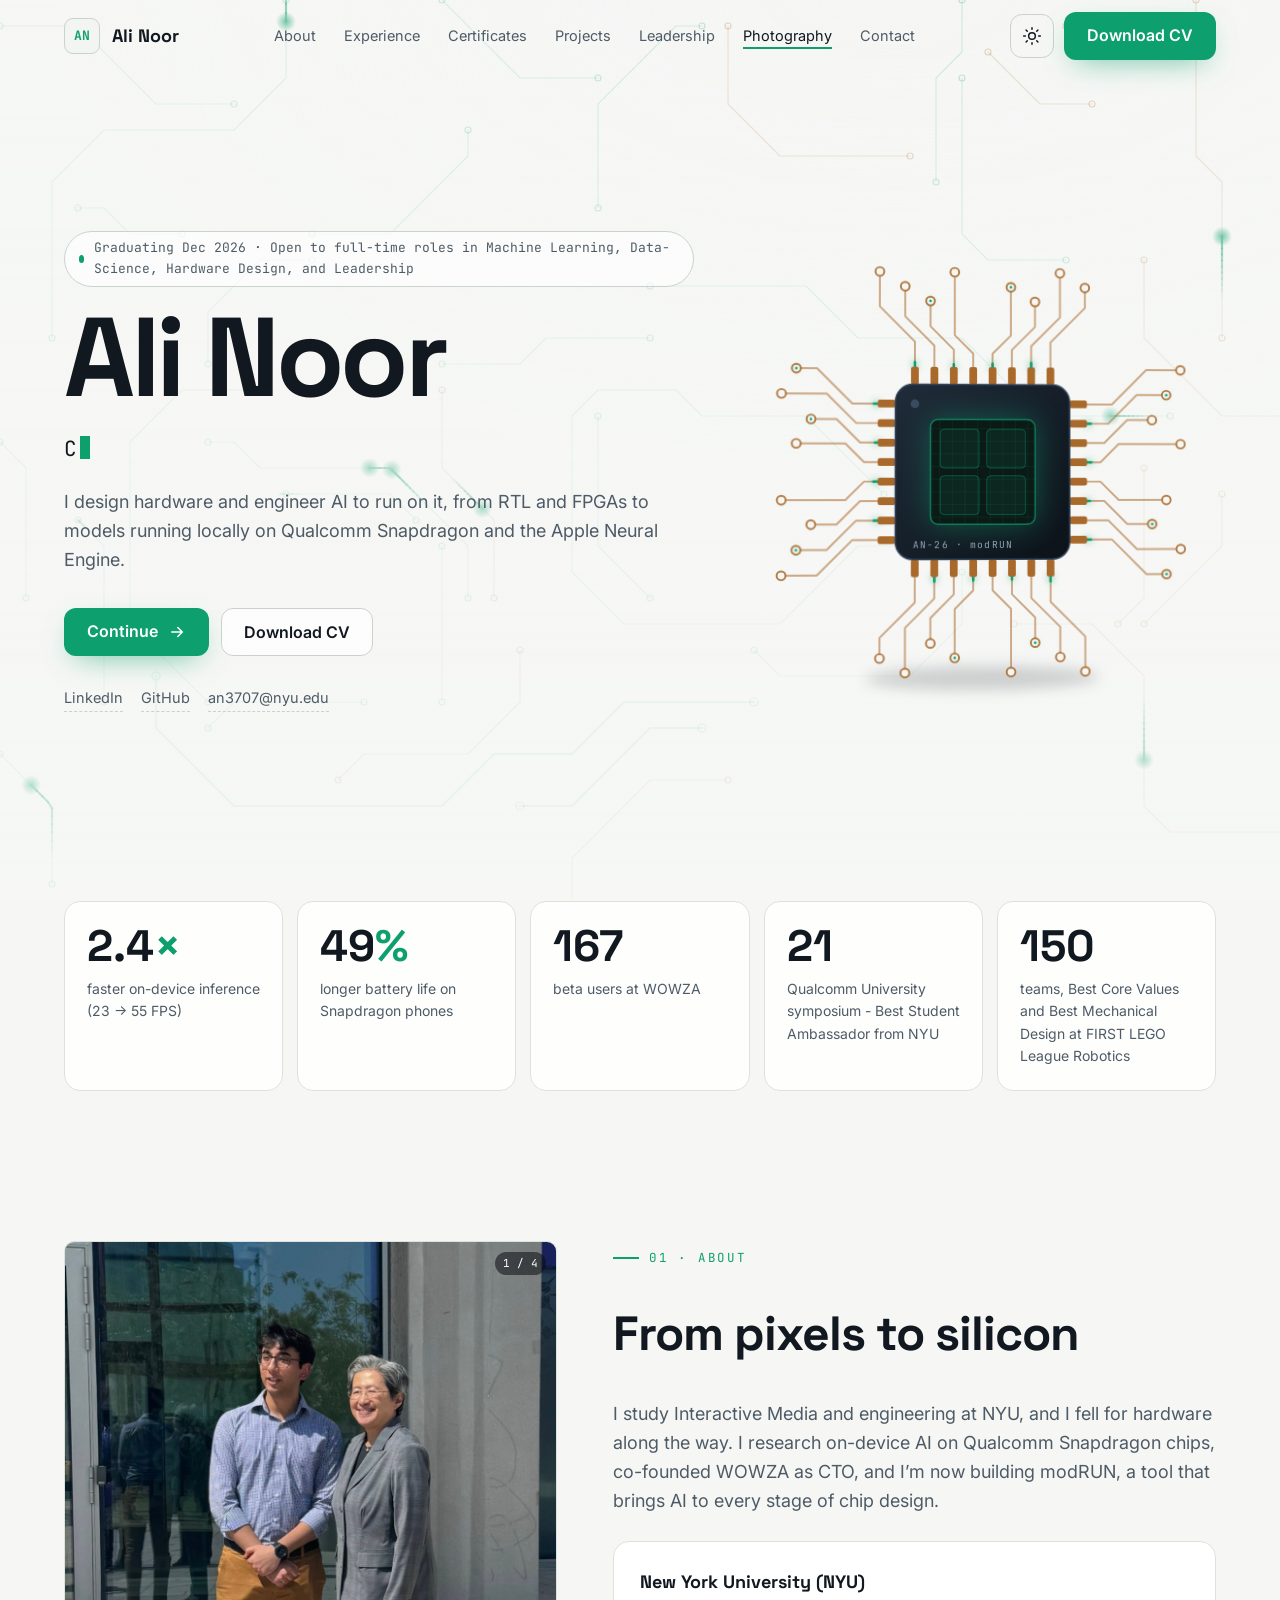
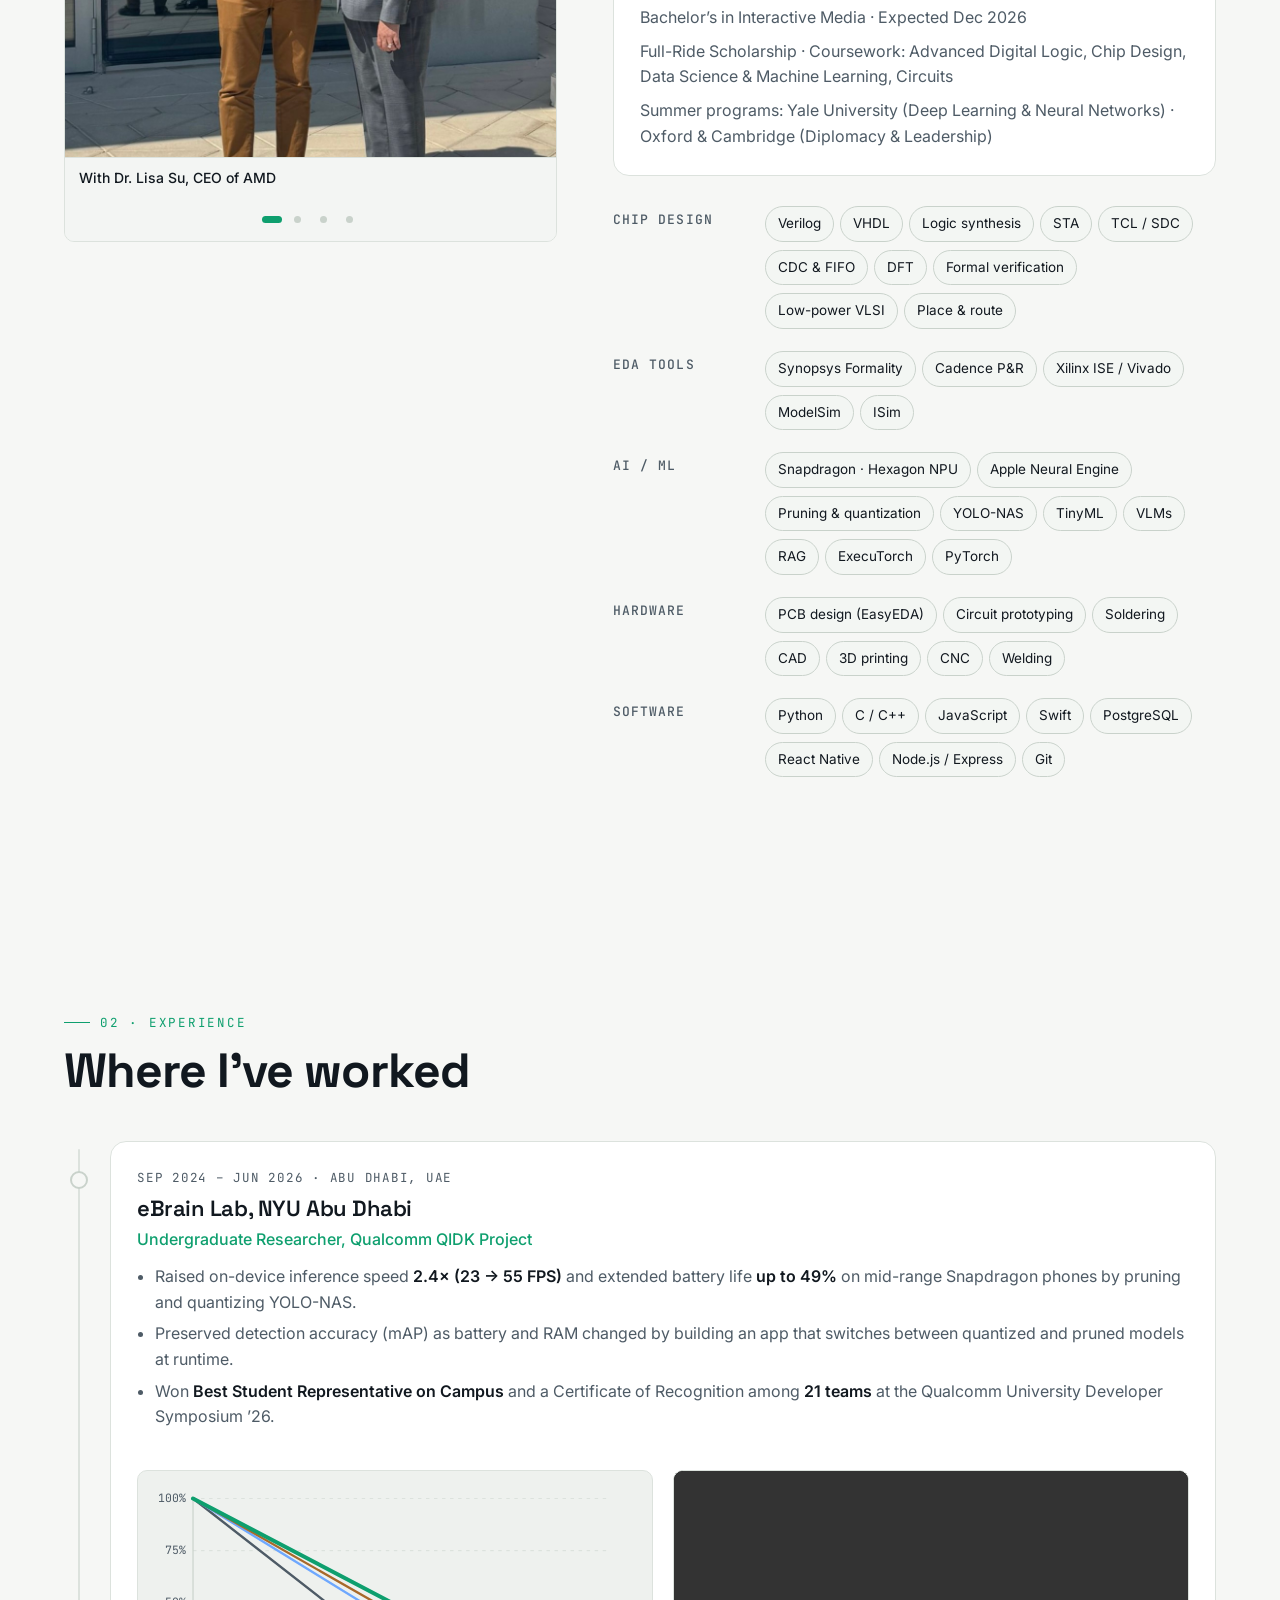
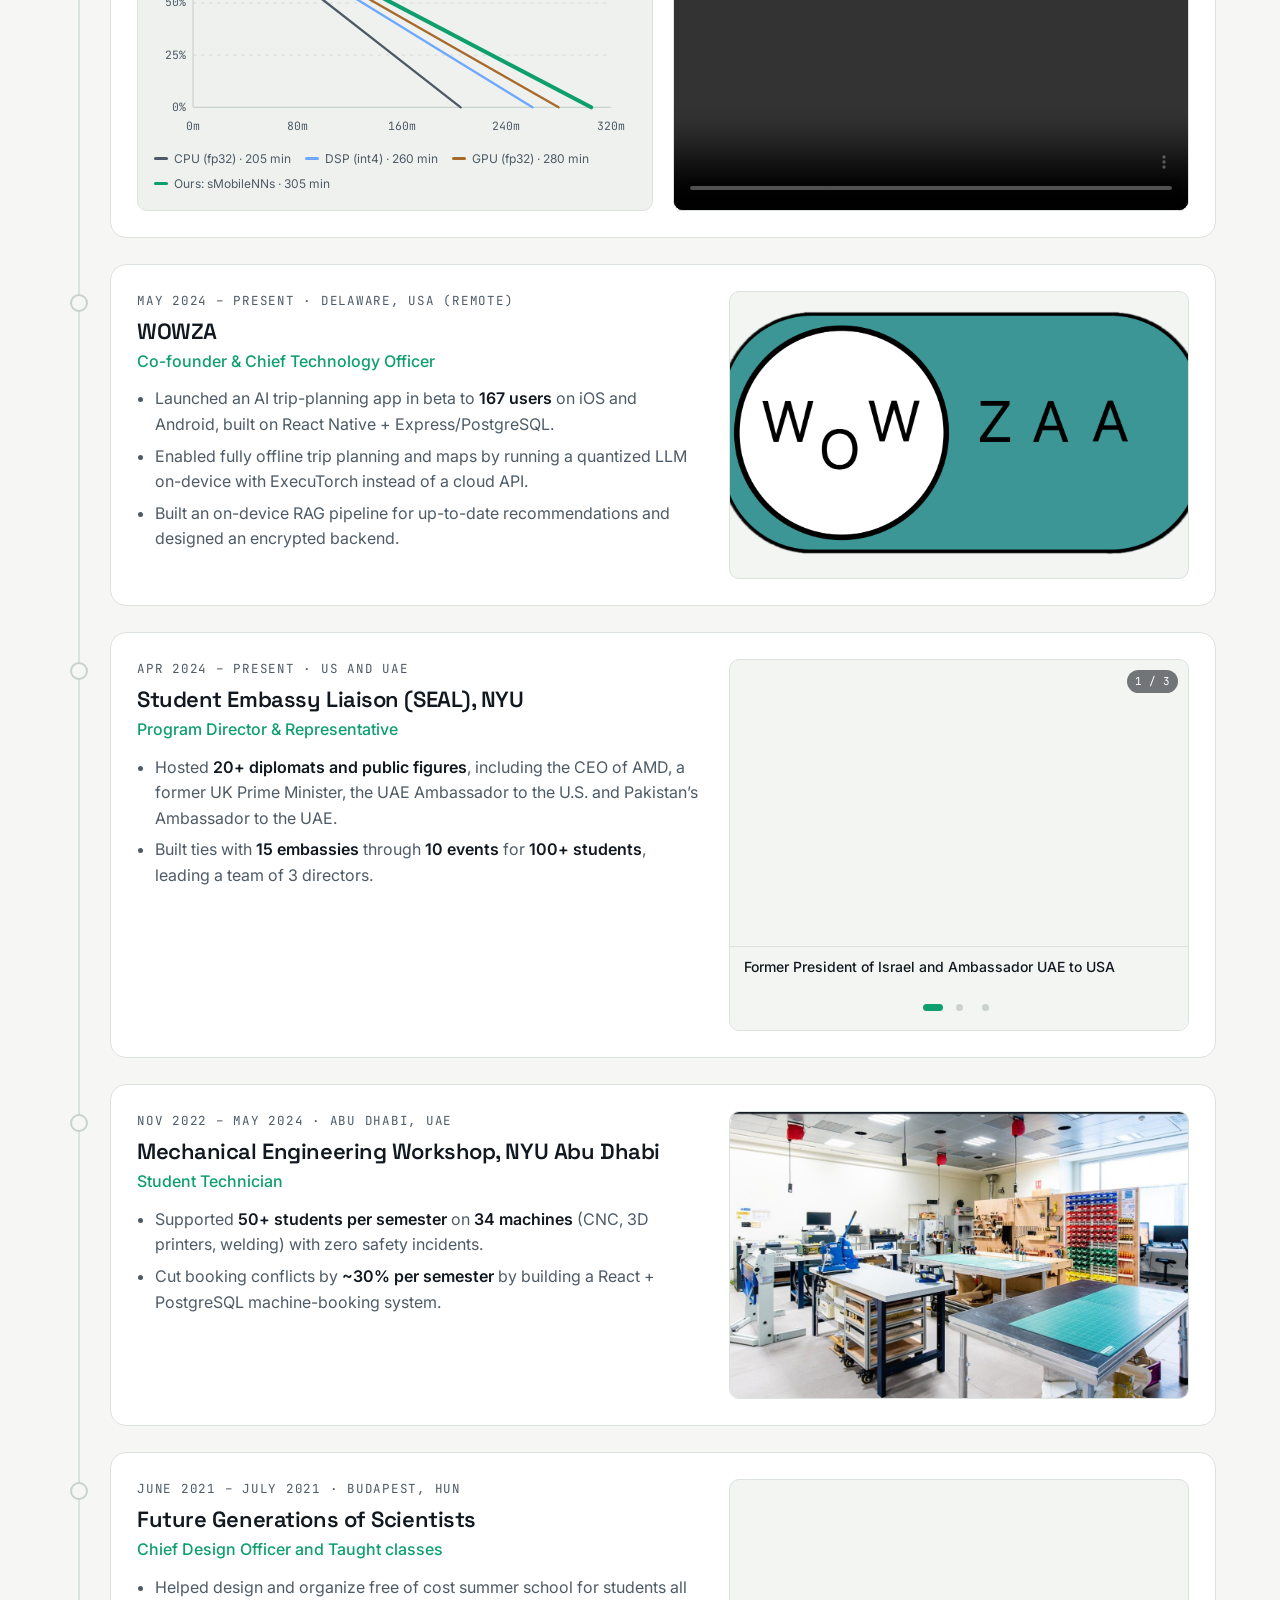
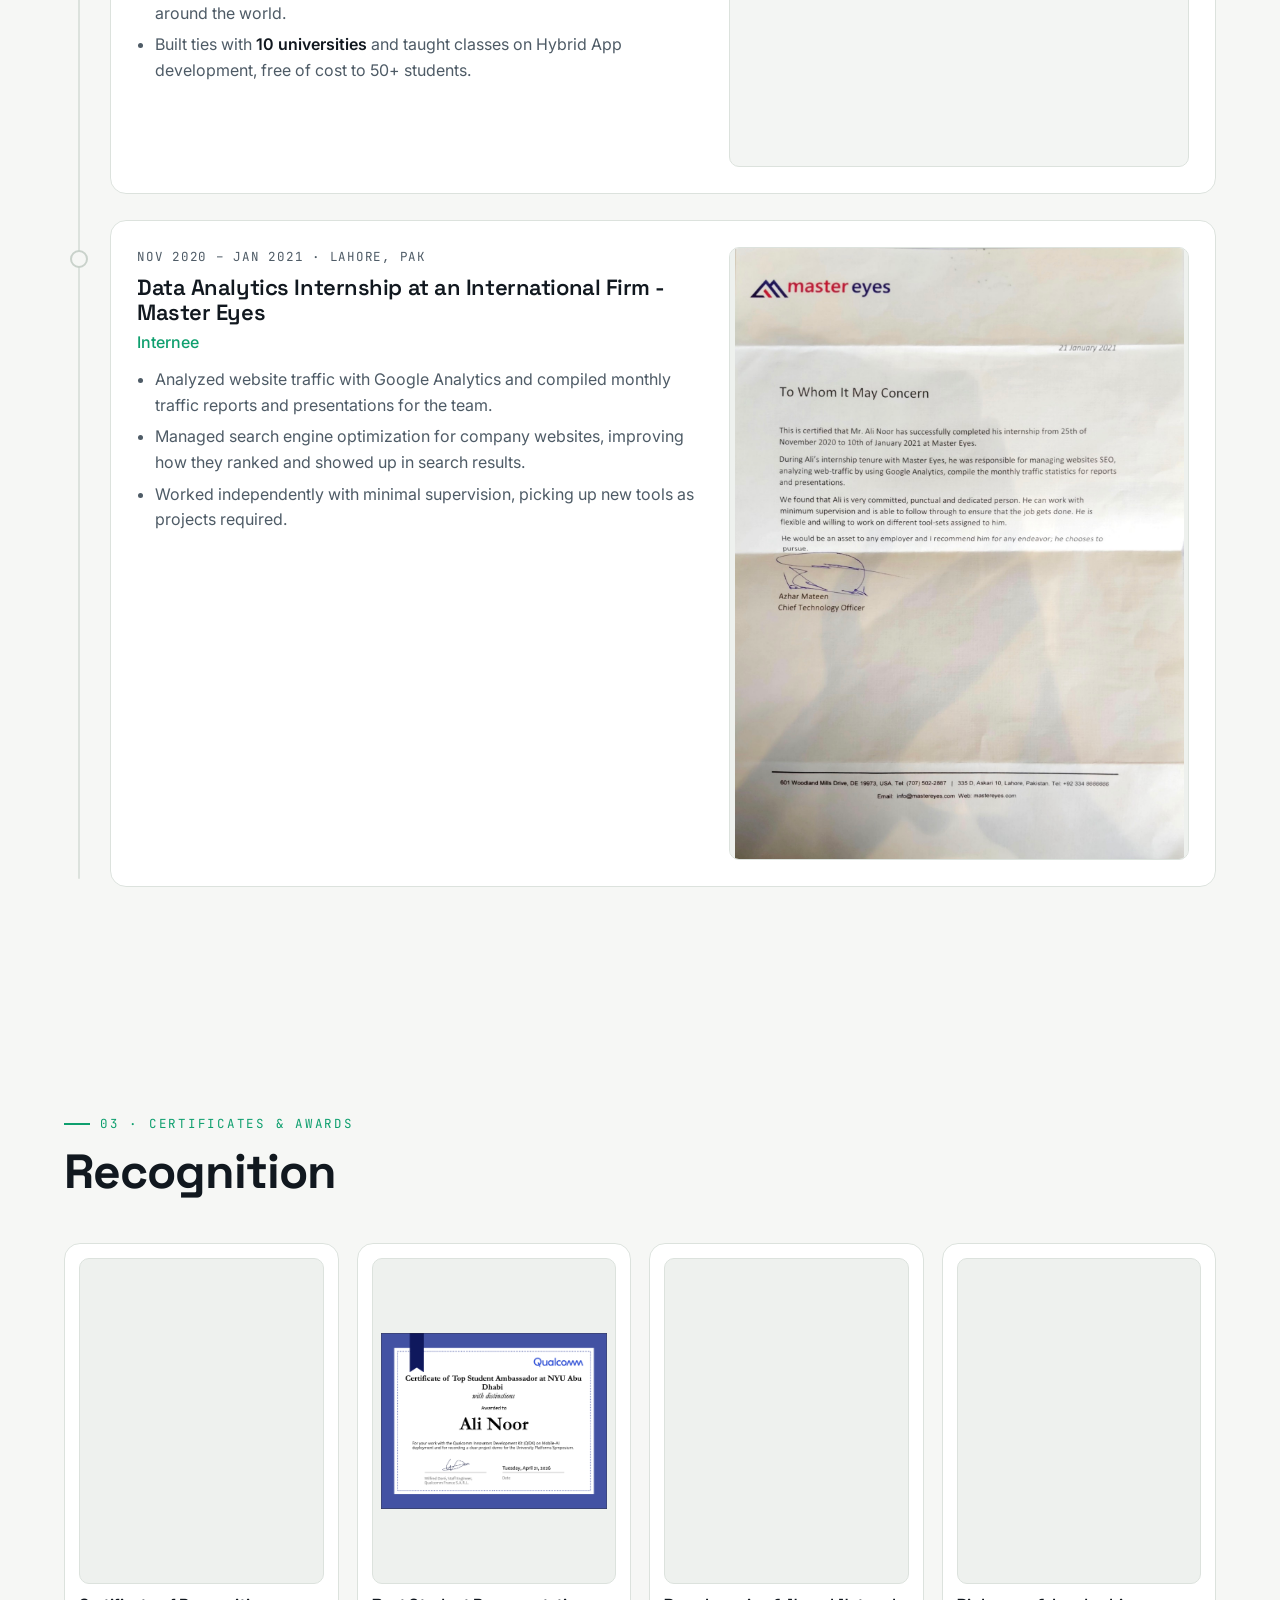
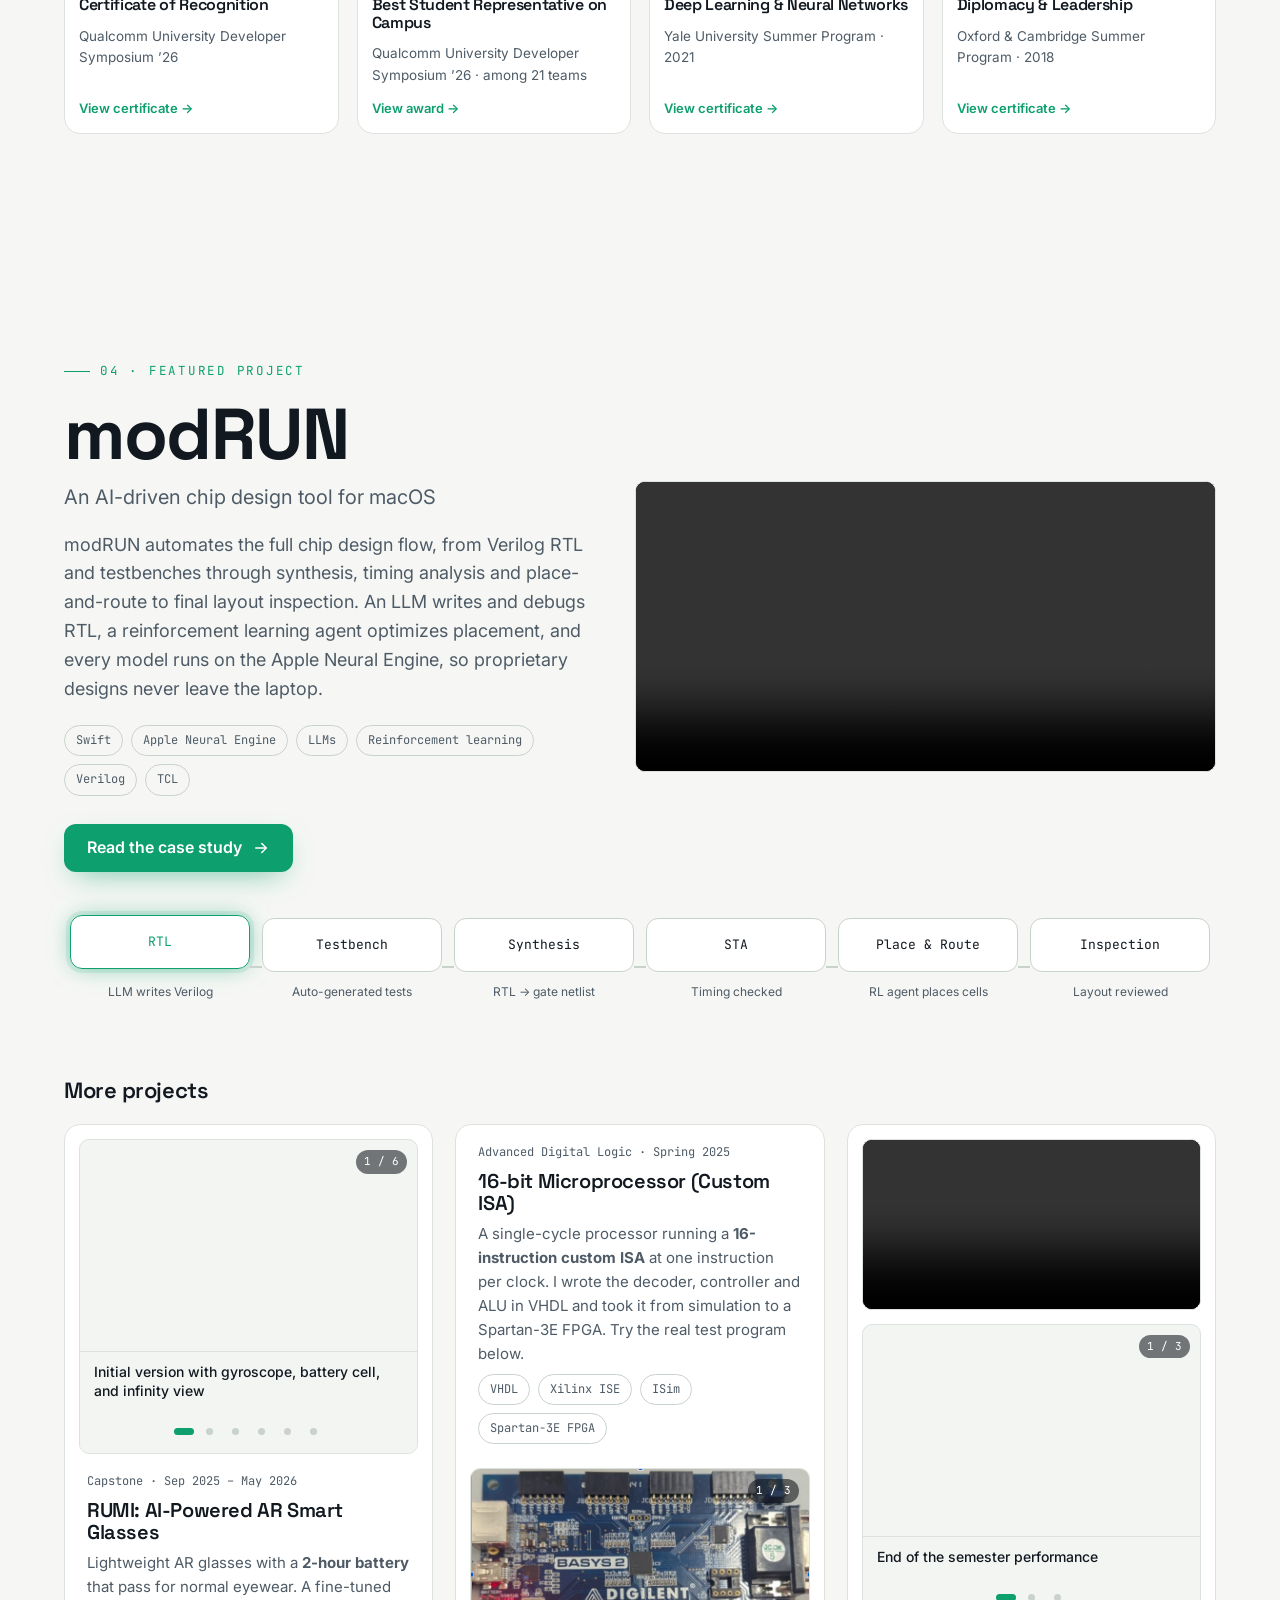
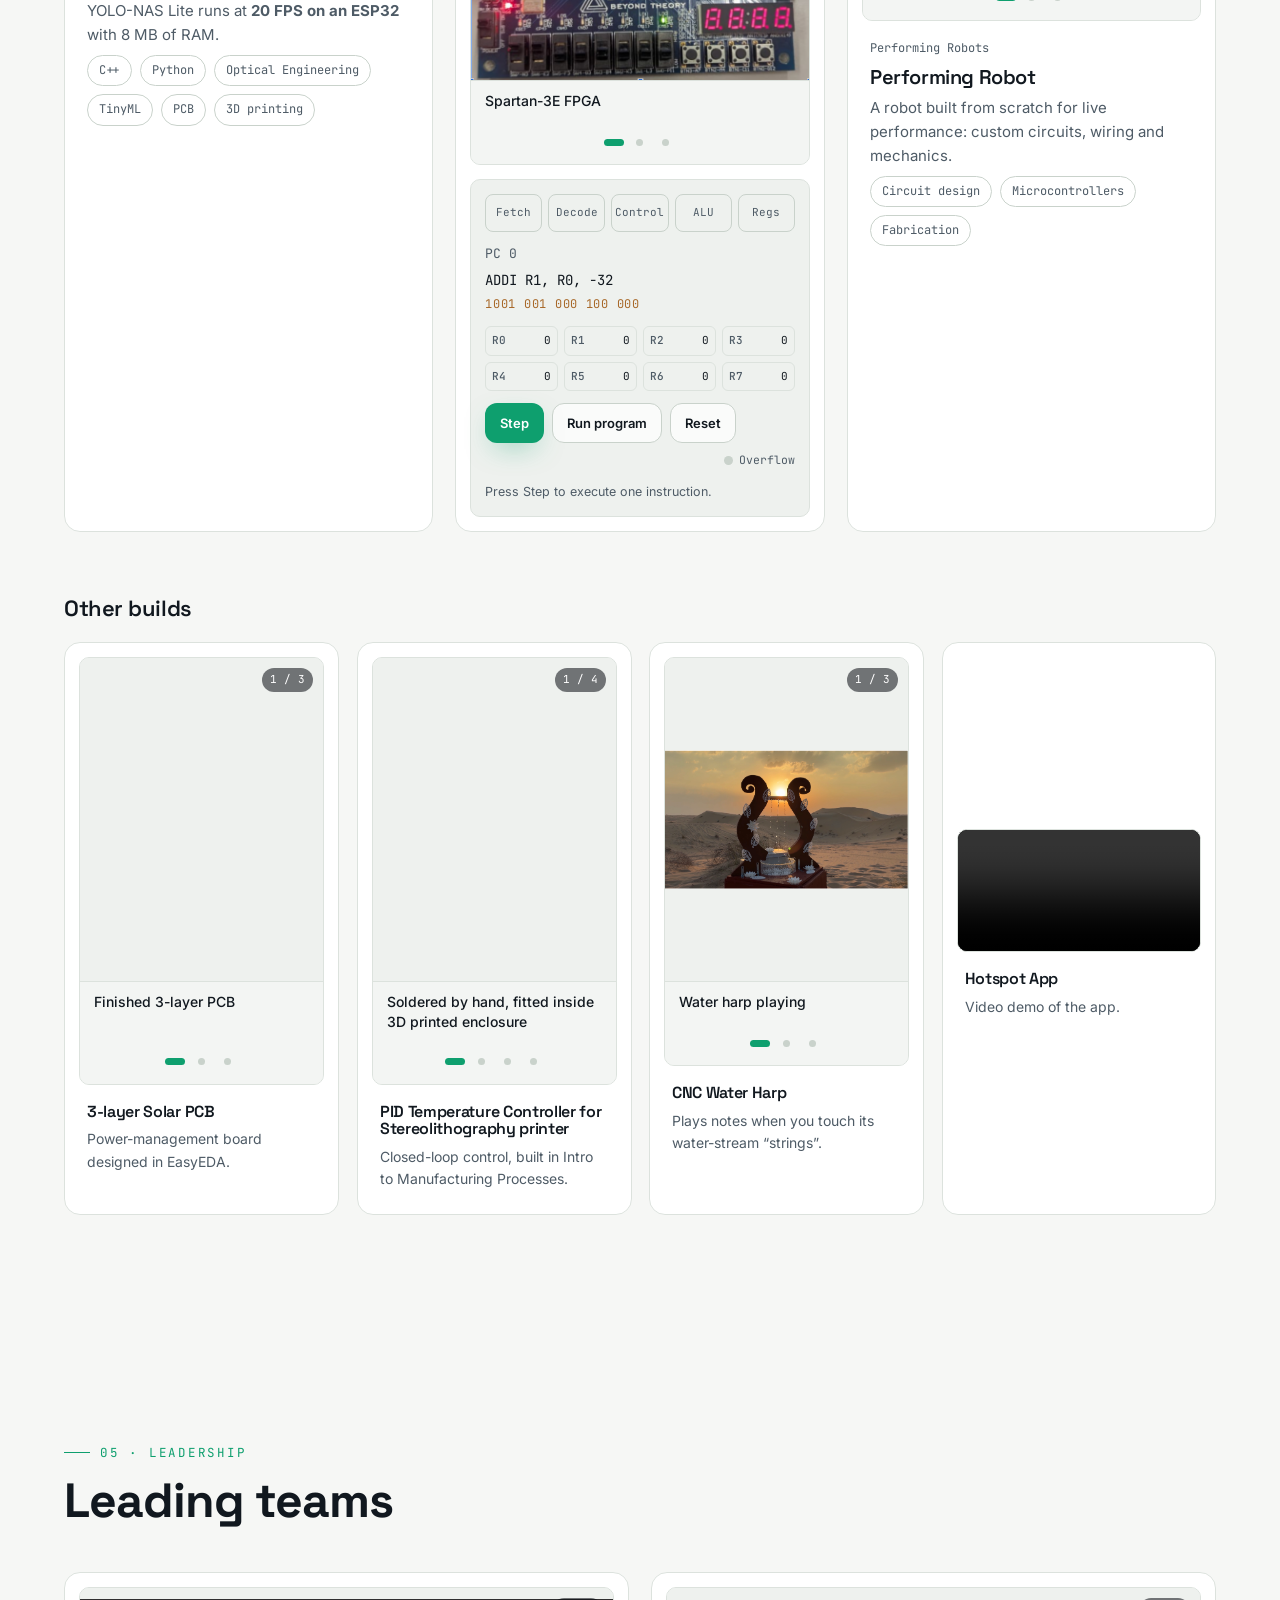
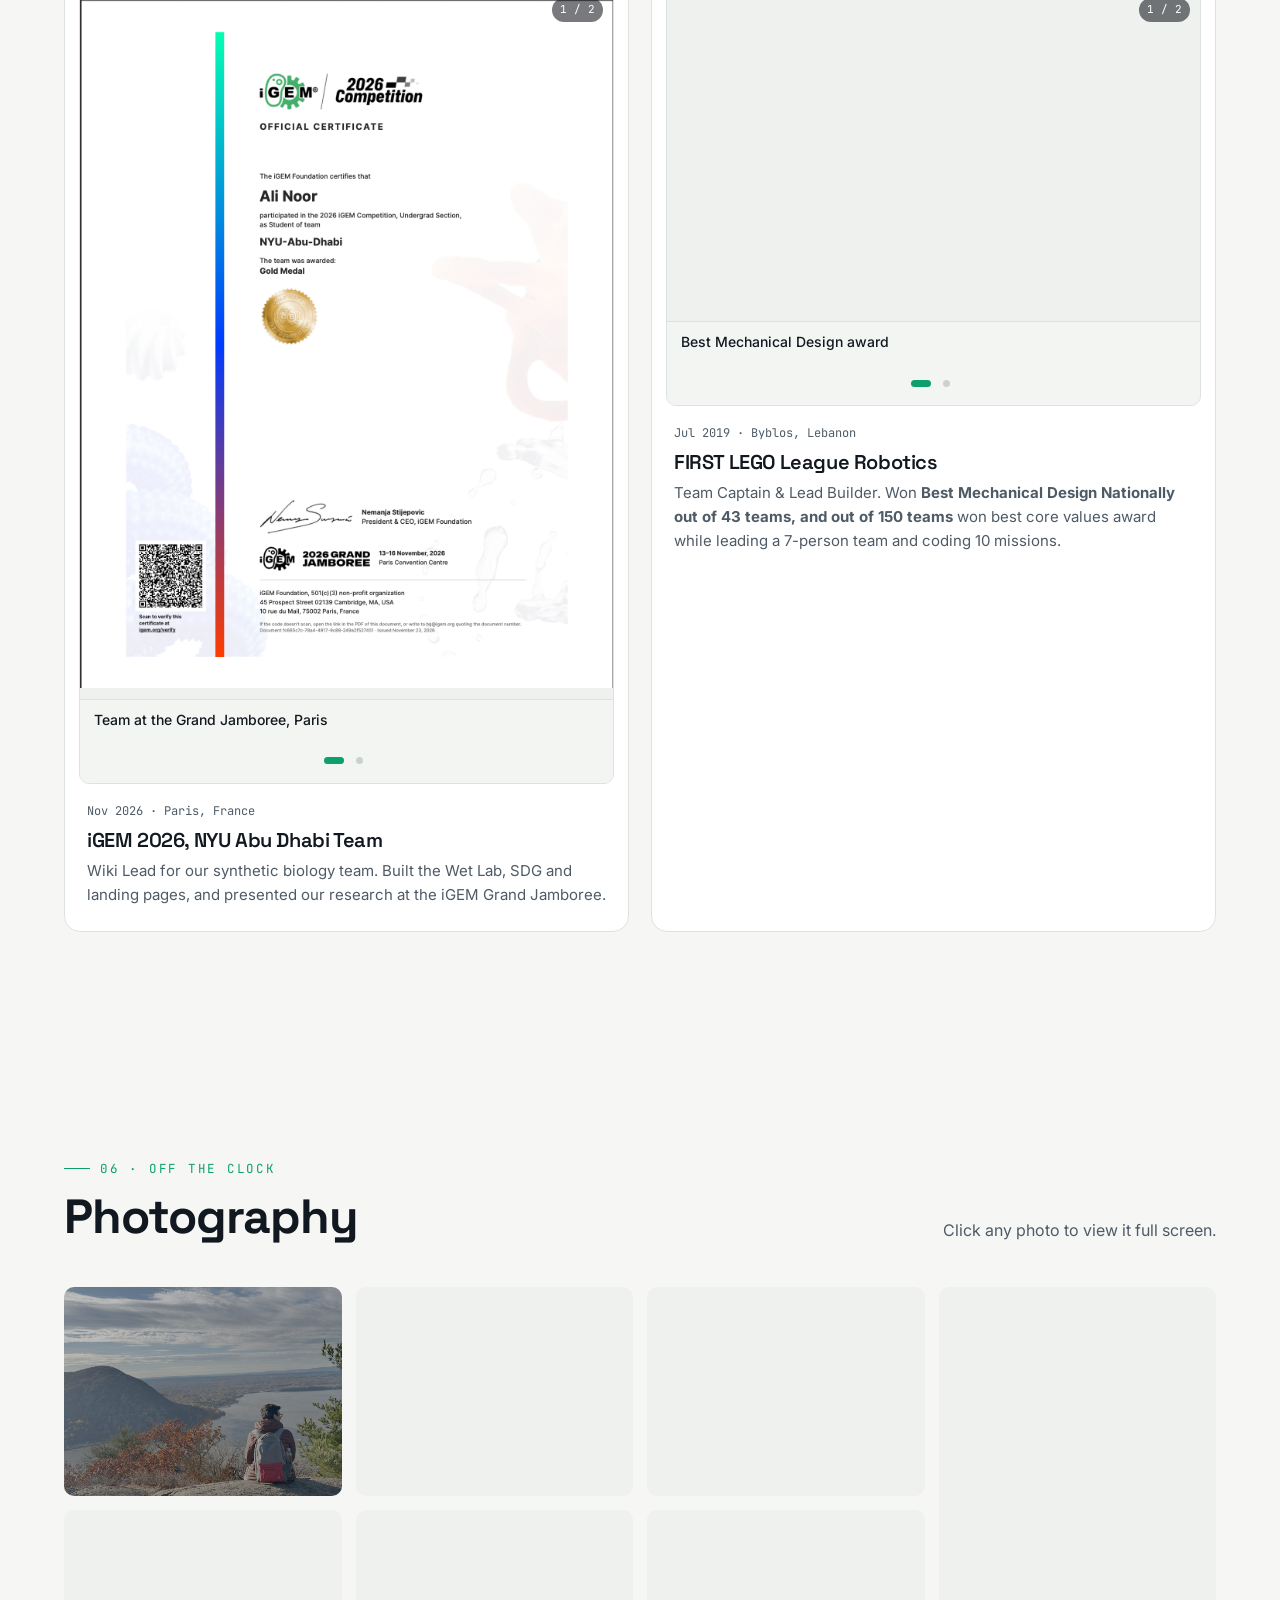
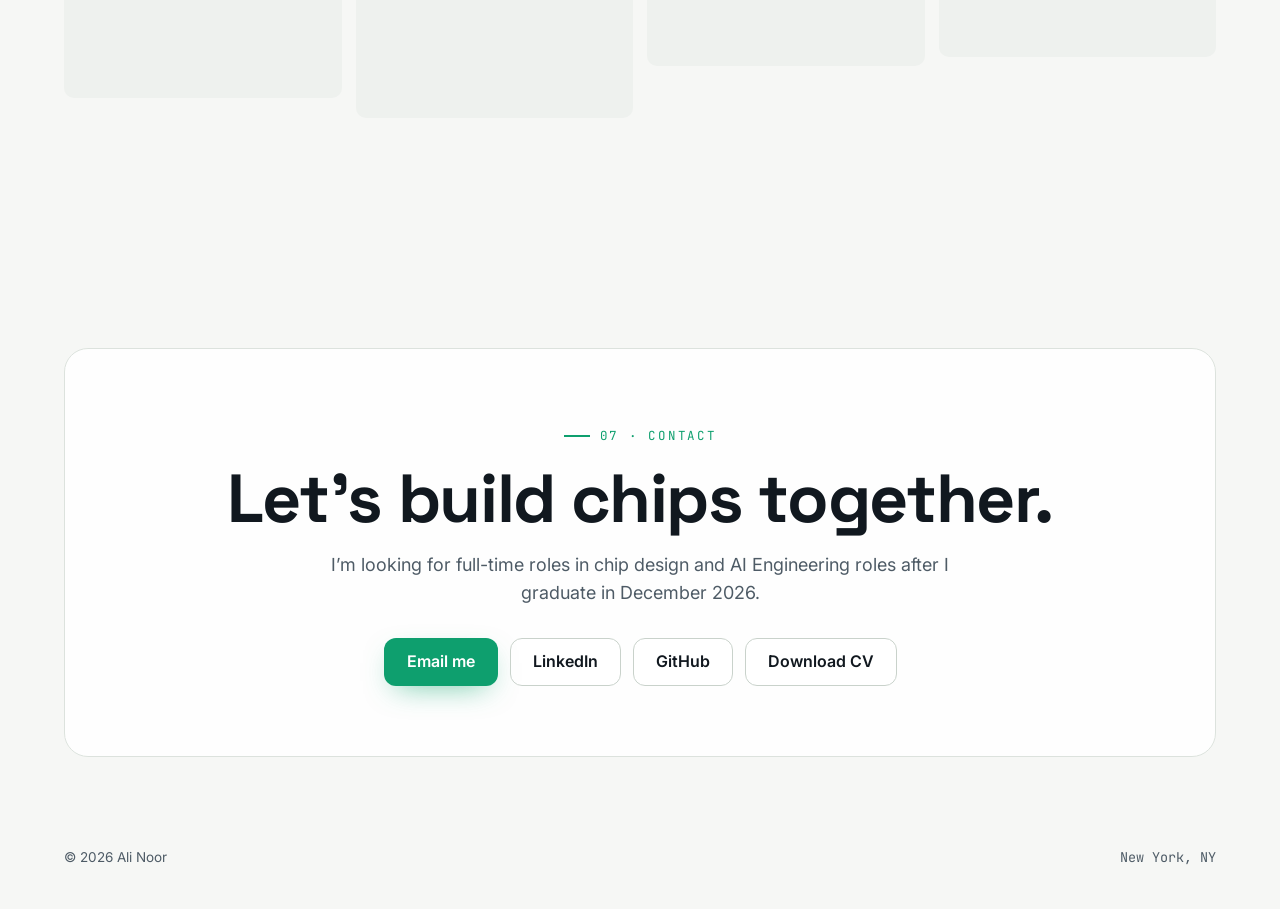
<file: index.html>
<!doctype html>
<html lang="en" data-theme="dark">
<head>
  <meta charset="utf-8">
  <meta name="viewport" content="width=device-width, initial-scale=1">
  <title>Ali Noor — Chip Design &amp; On-Device AI</title>
  <meta name="description" content="Ali Noor — chip design, computer architecture, on-device AI and embedded systems. NYU, graduating Dec 2026.">
  <meta property="og:title" content="Ali Noor — Chip Design & On-Device AI">
  <meta property="og:description" content="Portfolio: modRUN (AI-driven chip design), Qualcomm on-device AI research, RUMI AR glasses and more.">
  <meta property="og:type" content="website">
  <meta name="theme-color" content="#0A0E13">
  <link rel="icon" href="favicon.svg" type="image/svg+xml">
  <script>
    (function () { try { var t = localStorage.getItem('theme'); if (t) document.documentElement.setAttribute('data-theme', t); else if (window.matchMedia('(prefers-color-scheme: light)').matches) document.documentElement.setAttribute('data-theme', 'light'); } catch (e) {} })();
  </script>
  <link rel="preconnect" href="https://fonts.googleapis.com">
  <link rel="preconnect" href="https://fonts.gstatic.com" crossorigin>
  <link href="https://fonts.googleapis.com/css2?family=Inter:wght@400;500;600;700&family=JetBrains+Mono:wght@400;500&family=Space+Grotesk:wght@500;600;700&display=swap" rel="stylesheet">
  <link rel="stylesheet" href="css/style.css">
  <link rel="stylesheet" href="css/updates.css">
</head>
<body>
  <a class="skip-link" href="#main">Skip to content</a>
  <div class="page-veil" aria-hidden="true"></div>
  <canvas id="circuit" aria-hidden="true"></canvas>
  <div class="bg-vignette" aria-hidden="true"></div>

  <!-- ================= HEADER ================= -->
  <header class="site-header">
    <div class="container nav">
      <a class="brand" href="#top"><span class="brand-mark">AN</span>Ali Noor</a>
      <ul class="nav-links" id="nav-links">
        <li><a href="#about">About</a></li>
        <li><a href="#experience">Experience</a></li>
        <li><a href="#certificates">Certificates</a></li>
        <li><a href="#projects">Projects</a></li>
        <li><a href="#leadership">Leadership</a></li>
        <li><a href="#photography">Photography</a></li>
        <li><a href="#contact">Contact</a></li>
      </ul>
      <div class="nav-actions">
        <button class="icon-btn theme-btn" aria-label="Toggle light and dark mode">
          <svg class="moon" viewBox="0 0 24 24" fill="none" stroke="currentColor" stroke-width="1.8" stroke-linecap="round" stroke-linejoin="round" aria-hidden="true"><path d="M21 12.8A9 9 0 1 1 11.2 3a7 7 0 0 0 9.8 9.8z"/></svg>
          <svg class="sun" viewBox="0 0 24 24" fill="none" stroke="currentColor" stroke-width="1.8" stroke-linecap="round" aria-hidden="true"><circle cx="12" cy="12" r="4"/><path d="M12 2v2M12 20v2M4.9 4.9l1.4 1.4M17.7 17.7l1.4 1.4M2 12h2M20 12h2M4.9 19.1l1.4-1.4M17.7 6.3l1.4-1.4"/></svg>
        </button>
        <a class="btn btn-primary nav-cv" href="assets/cv/Ali_Noor_CV.pdf" target="_blank" rel="noopener">Download CV</a>
        <button class="icon-btn menu-btn" aria-label="Open menu" aria-expanded="false" aria-controls="nav-links">
          <svg viewBox="0 0 24 24" fill="none" stroke="currentColor" stroke-width="2" stroke-linecap="round" aria-hidden="true"><path d="M4 7h16M4 12h16M4 17h16"/></svg>
        </button>
      </div>
    </div>
  </header>

  <main id="main">
    <!-- ================= HERO ================= -->
    <section class="hero" id="top">
      <div class="container hero-grid">
        <div>
          <span class="status reveal-hero" style="--d:.2s"><span class="dot"></span>Graduating Dec 2026 · Open to full-time roles in Machine Learning, Data-Science, Hardware Design, and Leadership</span>
          <h1 data-split>Ali Noor</h1>
          <p class="typed reveal-hero" style="--d:.9s" data-typed='["Chip Design","Computer Architecture","On-Device AI","Embedded Systems","Building modRUN: AI for chip design"]'><span class="typed-text">Chip Design</span><span class="cursor" aria-hidden="true"></span></p>
          <p class="lead reveal-hero" style="--d:1.05s">I design hardware and engineer AI to run on it, from RTL and FPGAs to models running locally on Qualcomm Snapdragon and the Apple Neural Engine.</p>
          <div class="hero-cta reveal-hero" style="--d:1.2s">
            <a class="btn btn-primary" href="#about">Continue
              <svg viewBox="0 0 24 24" fill="none" stroke="currentColor" stroke-width="2" stroke-linecap="round" aria-hidden="true"><path d="M5 12h14M13 6l6 6-6 6"/></svg></a>
            <a class="btn btn-ghost" href="assets/cv/Ali_Noor_CV.pdf" target="_blank" rel="noopener">Download CV</a>
          </div>
          <div class="hero-social reveal-hero" style="--d:1.35s">
            <a href="https://linkedin.com/in/ali-noor-1545a5220" target="_blank" rel="noopener">LinkedIn</a>
            <a href="https://github.com/alinoorisnerd" target="_blank" rel="noopener">GitHub</a>
            <a href="mailto:an3707@nyu.edu">an3707@nyu.edu</a>
          </div>
        </div>
        <div class="chip-stage hero-chip-wrap reveal-hero" style="--d:.5s">
          <svg class="chip hero-chip" viewBox="0 0 480 480" role="img" aria-label="Illustration of a chip with signals running through its traces">
  <defs>
    <linearGradient id="hc-pkg" x1="0" y1="0" x2="1" y2="1"><stop offset="0" stop-color="#202C3A"/><stop offset="1" stop-color="#0C1218"/></linearGradient>
    <linearGradient id="hc-sweep" x1="0" y1="0" x2="1" y2="0"><stop offset="0" stop-color="#fff" stop-opacity="0"/><stop offset=".5" stop-color="#fff" stop-opacity=".22"/><stop offset="1" stop-color="#fff" stop-opacity="0"/></linearGradient>
    <pattern id="hc-grid" width="13" height="13" patternUnits="userSpaceOnUse"><path d="M13 0H0V13" fill="none" class="hc-gridline"/></pattern>
    <clipPath id="hc-clip"><rect x="186" y="186" width="108" height="108" rx="8"/></clipPath>
  </defs>
  <ellipse class="hc-shadow" cx="240" cy="452" rx="120" ry="12"/>
  <g class="hc-float">
    <g transform="rotate(0 240 240)"><path class="hc-trace" d="M170 134 V106 L134 70 V34"/><circle class="hc-pad" cx="134" cy="34" r="4.5"/><path class="hc-trace" d="M190 134 V110 L160 80 V49"/><circle class="hc-pad" cx="160" cy="49" r="4.5"/><path class="hc-trace" d="M210 134 V114 L186 90 V64"/><circle class="hc-pad" cx="186" cy="64" r="4.5"/><path class="hc-trace" d="M230 134 V118 L211 99 V34"/><circle class="hc-pad" cx="211" cy="34" r="4.5"/><path class="hc-trace" d="M250 134 V118 L269 99 V49"/><circle class="hc-pad" cx="269" cy="49" r="4.5"/><path class="hc-trace" d="M270 134 V114 L294 90 V64"/><circle class="hc-pad" cx="294" cy="64" r="4.5"/><path class="hc-trace" d="M290 134 V110 L320 80 V34"/><circle class="hc-pad" cx="320" cy="34" r="4.5"/><path class="hc-trace" d="M310 134 V106 L346 70 V49"/><circle class="hc-pad" cx="346" cy="49" r="4.5"/><path class="hc-pulse" pathLength="300" style="animation-delay:-0.0s" d="M170 134 V106 L134 70 V34"/><path class="hc-pulse" pathLength="300" style="animation-delay:-1.4s" d="M210 134 V114 L186 90 V64"/><path class="hc-pulse" pathLength="300" style="animation-delay:-2.8s" d="M250 134 V118 L269 99 V49"/><path class="hc-pulse" pathLength="300" style="animation-delay:-0.2s" d="M290 134 V110 L320 80 V34"/><rect class="hc-pin" x="166" y="132" width="8" height="18" rx="2"/><rect class="hc-pin" x="186" y="132" width="8" height="18" rx="2"/><rect class="hc-pin" x="206" y="132" width="8" height="18" rx="2"/><rect class="hc-pin" x="226" y="132" width="8" height="18" rx="2"/><rect class="hc-pin" x="246" y="132" width="8" height="18" rx="2"/><rect class="hc-pin" x="266" y="132" width="8" height="18" rx="2"/><rect class="hc-pin" x="286" y="132" width="8" height="18" rx="2"/><rect class="hc-pin" x="306" y="132" width="8" height="18" rx="2"/></g><g transform="rotate(90 240 240)"><path class="hc-trace" d="M170 134 V106 L134 70 V34"/><circle class="hc-pad" cx="134" cy="34" r="4.5"/><path class="hc-trace" d="M190 134 V110 L160 80 V49"/><circle class="hc-pad" cx="160" cy="49" r="4.5"/><path class="hc-trace" d="M210 134 V114 L186 90 V64"/><circle class="hc-pad" cx="186" cy="64" r="4.5"/><path class="hc-trace" d="M230 134 V118 L211 99 V34"/><circle class="hc-pad" cx="211" cy="34" r="4.5"/><path class="hc-trace" d="M250 134 V118 L269 99 V49"/><circle class="hc-pad" cx="269" cy="49" r="4.5"/><path class="hc-trace" d="M270 134 V114 L294 90 V64"/><circle class="hc-pad" cx="294" cy="64" r="4.5"/><path class="hc-trace" d="M290 134 V110 L320 80 V34"/><circle class="hc-pad" cx="320" cy="34" r="4.5"/><path class="hc-trace" d="M310 134 V106 L346 70 V49"/><circle class="hc-pad" cx="346" cy="49" r="4.5"/><path class="hc-pulse" pathLength="300" style="animation-delay:-2.0s" d="M190 134 V110 L160 80 V49"/><path class="hc-pulse" pathLength="300" style="animation-delay:-3.4s" d="M230 134 V118 L211 99 V34"/><path class="hc-pulse" pathLength="300" style="animation-delay:-0.8s" d="M270 134 V114 L294 90 V64"/><path class="hc-pulse" pathLength="300" style="animation-delay:-2.2s" d="M310 134 V106 L346 70 V49"/><rect class="hc-pin" x="166" y="132" width="8" height="18" rx="2"/><rect class="hc-pin" x="186" y="132" width="8" height="18" rx="2"/><rect class="hc-pin" x="206" y="132" width="8" height="18" rx="2"/><rect class="hc-pin" x="226" y="132" width="8" height="18" rx="2"/><rect class="hc-pin" x="246" y="132" width="8" height="18" rx="2"/><rect class="hc-pin" x="266" y="132" width="8" height="18" rx="2"/><rect class="hc-pin" x="286" y="132" width="8" height="18" rx="2"/><rect class="hc-pin" x="306" y="132" width="8" height="18" rx="2"/></g><g transform="rotate(180 240 240)"><path class="hc-trace" d="M170 134 V106 L134 70 V34"/><circle class="hc-pad" cx="134" cy="34" r="4.5"/><path class="hc-trace" d="M190 134 V110 L160 80 V49"/><circle class="hc-pad" cx="160" cy="49" r="4.5"/><path class="hc-trace" d="M210 134 V114 L186 90 V64"/><circle class="hc-pad" cx="186" cy="64" r="4.5"/><path class="hc-trace" d="M230 134 V118 L211 99 V34"/><circle class="hc-pad" cx="211" cy="34" r="4.5"/><path class="hc-trace" d="M250 134 V118 L269 99 V49"/><circle class="hc-pad" cx="269" cy="49" r="4.5"/><path class="hc-trace" d="M270 134 V114 L294 90 V64"/><circle class="hc-pad" cx="294" cy="64" r="4.5"/><path class="hc-trace" d="M290 134 V110 L320 80 V34"/><circle class="hc-pad" cx="320" cy="34" r="4.5"/><path class="hc-trace" d="M310 134 V106 L346 70 V49"/><circle class="hc-pad" cx="346" cy="49" r="4.5"/><path class="hc-pulse" pathLength="300" style="animation-delay:-2.6s" d="M170 134 V106 L134 70 V34"/><path class="hc-pulse" pathLength="300" style="animation-delay:-0.0s" d="M210 134 V114 L186 90 V64"/><path class="hc-pulse" pathLength="300" style="animation-delay:-1.4s" d="M250 134 V118 L269 99 V49"/><path class="hc-pulse" pathLength="300" style="animation-delay:-2.8s" d="M290 134 V110 L320 80 V34"/><rect class="hc-pin" x="166" y="132" width="8" height="18" rx="2"/><rect class="hc-pin" x="186" y="132" width="8" height="18" rx="2"/><rect class="hc-pin" x="206" y="132" width="8" height="18" rx="2"/><rect class="hc-pin" x="226" y="132" width="8" height="18" rx="2"/><rect class="hc-pin" x="246" y="132" width="8" height="18" rx="2"/><rect class="hc-pin" x="266" y="132" width="8" height="18" rx="2"/><rect class="hc-pin" x="286" y="132" width="8" height="18" rx="2"/><rect class="hc-pin" x="306" y="132" width="8" height="18" rx="2"/></g><g transform="rotate(270 240 240)"><path class="hc-trace" d="M170 134 V106 L134 70 V34"/><circle class="hc-pad" cx="134" cy="34" r="4.5"/><path class="hc-trace" d="M190 134 V110 L160 80 V49"/><circle class="hc-pad" cx="160" cy="49" r="4.5"/><path class="hc-trace" d="M210 134 V114 L186 90 V64"/><circle class="hc-pad" cx="186" cy="64" r="4.5"/><path class="hc-trace" d="M230 134 V118 L211 99 V34"/><circle class="hc-pad" cx="211" cy="34" r="4.5"/><path class="hc-trace" d="M250 134 V118 L269 99 V49"/><circle class="hc-pad" cx="269" cy="49" r="4.5"/><path class="hc-trace" d="M270 134 V114 L294 90 V64"/><circle class="hc-pad" cx="294" cy="64" r="4.5"/><path class="hc-trace" d="M290 134 V110 L320 80 V34"/><circle class="hc-pad" cx="320" cy="34" r="4.5"/><path class="hc-trace" d="M310 134 V106 L346 70 V49"/><circle class="hc-pad" cx="346" cy="49" r="4.5"/><path class="hc-pulse" pathLength="300" style="animation-delay:-0.6s" d="M190 134 V110 L160 80 V49"/><path class="hc-pulse" pathLength="300" style="animation-delay:-2.0s" d="M230 134 V118 L211 99 V34"/><path class="hc-pulse" pathLength="300" style="animation-delay:-3.4s" d="M270 134 V114 L294 90 V64"/><path class="hc-pulse" pathLength="300" style="animation-delay:-0.8s" d="M310 134 V106 L346 70 V49"/><rect class="hc-pin" x="166" y="132" width="8" height="18" rx="2"/><rect class="hc-pin" x="186" y="132" width="8" height="18" rx="2"/><rect class="hc-pin" x="206" y="132" width="8" height="18" rx="2"/><rect class="hc-pin" x="226" y="132" width="8" height="18" rx="2"/><rect class="hc-pin" x="246" y="132" width="8" height="18" rx="2"/><rect class="hc-pin" x="266" y="132" width="8" height="18" rx="2"/><rect class="hc-pin" x="286" y="132" width="8" height="18" rx="2"/><rect class="hc-pin" x="306" y="132" width="8" height="18" rx="2"/></g>
    <rect x="150" y="150" width="180" height="180" rx="18" fill="url(#hc-pkg)" class="hc-pkg"/>
    <circle cx="170" cy="170" r="4.5" class="hc-notch"/>
    <g class="hc-die">
      <rect x="186" y="186" width="108" height="108" rx="8" class="hc-die-base"/>
      <rect x="186" y="186" width="108" height="108" rx="8" fill="url(#hc-grid)"/>
      <rect class="hc-core" style="animation-delay:0s"   x="196" y="196" width="40" height="40" rx="4"/>
      <rect class="hc-core" style="animation-delay:.7s"  x="244" y="196" width="40" height="40" rx="4"/>
      <rect class="hc-core" style="animation-delay:1.4s" x="196" y="244" width="40" height="40" rx="4"/>
      <rect class="hc-core" style="animation-delay:2.1s" x="244" y="244" width="40" height="40" rx="4"/>
      <g clip-path="url(#hc-clip)"><rect class="hc-sweep" x="120" y="180" width="70" height="120" fill="url(#hc-sweep)"/></g>
      <rect x="186" y="186" width="108" height="108" rx="8" class="hc-die-edge"/>
    </g>
    <text x="168" y="318" class="hc-label">AN-26 · modRUN</text>
  </g>
</svg>
        </div>
      </div>
    </section>

    <!-- ================= STATS ================= -->
    <section class="stats" aria-label="Highlights">
      <div class="container stats-grid" data-stagger=".08">
        <div class="stat reveal"><div class="stat-num"><span data-count="2.4" data-decimals="1">0</span><em>×</em></div><div class="stat-label">faster on-device inference (23 → 55 FPS)</div></div>
        <div class="stat reveal"><div class="stat-num"><span data-count="49">0</span><em>%</em></div><div class="stat-label">longer battery life on Snapdragon phones</div></div>
        <div class="stat reveal"><div class="stat-num"><span data-count="167">0</span></div><div class="stat-label">beta users at WOWZA</div></div>
        <div class="stat reveal"><div class="stat-num"><span data-count="21">0</span></div><div class="stat-label">Qualcomm University symposium - Best Student Ambassador from NYU</div></div>
        <div class="stat reveal"><div class="stat-num"><span data-count="150">0</span></div><div class="stat-label">teams, Best Core Values and Best Mechanical Design at FIRST LEGO League Robotics</div></div>
      </div>
    </section>

    <!-- ================= ABOUT ================= -->
    <section id="about">
      <div class="container about-grid">
        <div class="reveal-left about-sticky">
          <div data-carousel="about" class="tall" aria-label="Photos of Ali"></div>
        </div>
        <div>
          <span class="eyebrow reveal">01 · About</span>
          <h2 class="reveal">From pixels to silicon</h2>
          <p class="lead reveal">I study Interactive Media and engineering at NYU, and I fell for hardware along the way. I research on-device AI on Qualcomm Snapdragon chips, co-founded WOWZA as CTO, and I’m now building modRUN, a tool that brings AI to every stage of chip design.</p>
          <div class="edu card reveal">
            <strong>New York University (NYU)</strong>
            <span class="muted">Bachelor’s in Interactive Media · Expected Dec 2026</span>
            <span class="muted">Full-Ride Scholarship · Coursework: Advanced Digital Logic, Chip Design, Data Science &amp; Machine Learning, Circuits</span>
            <span class="muted">Summer programs: Yale University (Deep Learning &amp; Neural Networks) · Oxford &amp; Cambridge (Diplomacy &amp; Leadership)</span>
          </div>
          <div class="skills">
            <div class="skill-row reveal"><h4>Chip design</h4><div><span class="chip-pill">Verilog</span><span class="chip-pill">VHDL</span><span class="chip-pill">Logic synthesis</span><span class="chip-pill">STA</span><span class="chip-pill">TCL / SDC</span><span class="chip-pill">CDC &amp; FIFO</span><span class="chip-pill">DFT</span><span class="chip-pill">Formal verification</span><span class="chip-pill">Low-power VLSI</span><span class="chip-pill">Place &amp; route</span></div></div>
            <div class="skill-row reveal"><h4>EDA tools</h4><div><span class="chip-pill">Synopsys Formality</span><span class="chip-pill">Cadence P&amp;R</span><span class="chip-pill">Xilinx ISE / Vivado</span><span class="chip-pill">ModelSim</span><span class="chip-pill">ISim</span></div></div>
            <div class="skill-row reveal"><h4>AI / ML</h4><div><span class="chip-pill">Snapdragon · Hexagon NPU</span><span class="chip-pill">Apple Neural Engine</span><span class="chip-pill">Pruning &amp; quantization</span><span class="chip-pill">YOLO-NAS</span><span class="chip-pill">TinyML</span><span class="chip-pill">VLMs</span><span class="chip-pill">RAG</span><span class="chip-pill">ExecuTorch</span><span class="chip-pill">PyTorch</span></div></div>
            <div class="skill-row reveal"><h4>Hardware</h4><div><span class="chip-pill">PCB design (EasyEDA)</span><span class="chip-pill">Circuit prototyping</span><span class="chip-pill">Soldering</span><span class="chip-pill">CAD</span><span class="chip-pill">3D printing</span><span class="chip-pill">CNC</span><span class="chip-pill">Welding</span></div></div>
            <div class="skill-row reveal"><h4>Software</h4><div><span class="chip-pill">Python</span><span class="chip-pill">C / C++</span><span class="chip-pill">JavaScript</span><span class="chip-pill">Swift</span><span class="chip-pill">PostgreSQL</span><span class="chip-pill">React Native</span><span class="chip-pill">Node.js / Express</span><span class="chip-pill">Git</span></div></div>
          </div>
        </div>
      </div>
    </section>

    <!-- ================= EXPERIENCE ================= -->
    <section id="experience">
      <div class="container">
        <div class="section-head">
          <div><span class="eyebrow reveal">02 · Experience</span><h2 class="reveal">Where I’ve worked</h2></div>
        </div>
        <div class="timeline">
          <div class="timeline-rail"><div class="timeline-fill"></div></div>

          <article class="t-item reveal">
            <span class="t-node" aria-hidden="true"></span>
            <div class="card job stacked">
              <div>
                <div class="job-meta">Sep 2024 – Jun 2026 · Abu Dhabi, UAE</div>
                <h3>eBrain Lab, NYU Abu Dhabi</h3>
                <p class="role">Undergraduate Researcher, Qualcomm QIDK Project</p>
                <ul>
                  <li>Raised on-device inference speed <strong>2.4× (23 → 55 FPS)</strong> and extended battery life <strong>up to 49%</strong> on mid-range Snapdragon phones by pruning and quantizing YOLO-NAS.</li>
                  <li>Preserved detection accuracy (mAP) as battery and RAM changed by building an app that switches between quantized and pruned models at runtime.</li>
                  <li>Won <strong>Best Student Representative on Campus</strong> and a Certificate of Recognition among <strong>21 teams</strong> at the Qualcomm University Developer Symposium ’26.</li>
                </ul>
              </div>
              <div class="media-pair">
                <div class="chart" data-battery-chart></div>
                <div class="video-frame">
                  <video autoplay muted loop playsinline controls preload="metadata">
                    <source src="assets/pics/02.Experience/video.mp4" type="video/mp4">
                    Your browser does not support the video tag.
                  </video>
                </div>
              </div>
            </div>
          </article>

          <article class="t-item reveal">
            <span class="t-node" aria-hidden="true"></span>
            <div class="card job">
              <div>
                <div class="job-meta">May 2024 – Present · Delaware, USA (Remote)</div>
                <h3>WOWZA</h3>
                <p class="role">Co-founder &amp; Chief Technology Officer</p>
                <ul>
                  <li>Launched an AI trip-planning app in beta to <strong>167 users</strong> on iOS and Android, built on React Native + Express/PostgreSQL.</li>
                  <li>Enabled fully offline trip planning and maps by running a quantized LLM on-device with ExecuTorch instead of a cloud API.</li>
                  <li>Built an on-device RAG pipeline for up-to-date recommendations and designed an encrypted backend.</li>
                </ul>
              </div>
              <div data-carousel="wowza" aria-label="WOWZA app screens"></div>
            </div>
          </article>

          <article class="t-item reveal">
            <span class="t-node" aria-hidden="true"></span>
            <div class="card job">
              <div>
                <div class="job-meta">Apr 2024 – Present · US and UAE</div>
                <h3>Student Embassy Liaison (SEAL), NYU</h3>
                <p class="role">Program Director &amp; Representative</p>
                <ul>
                  <li>Hosted <strong>20+ diplomats and public figures</strong>, including the CEO of AMD, a former UK Prime Minister, the UAE Ambassador to the U.S. and Pakistan’s Ambassador to the UAE.</li>
                  <li>Built ties with <strong>15 embassies</strong> through <strong>10 events</strong> for <strong>100+ students</strong>, leading a team of 3 directors.</li>
                </ul>
              </div>
              <div data-carousel="seal" aria-label="SEAL event photos"></div>
            </div>
          </article>

          <article class="t-item reveal">
            <span class="t-node" aria-hidden="true"></span>
            <div class="card job">
              <div>
                <div class="job-meta">Nov 2022 – May 2024 · Abu Dhabi, UAE</div>
                <h3>Mechanical Engineering Workshop, NYU Abu Dhabi</h3>
                <p class="role">Student Technician</p>
                <ul>
                  <li>Supported <strong>50+ students per semester</strong> on <strong>34 machines</strong> (CNC, 3D printers, welding) with zero safety incidents.</li>
                  <li>Cut booking conflicts by <strong>~30% per semester</strong> by building a React + PostgreSQL machine-booking system.</li>
                </ul>
              </div>
              <div data-carousel="workshop" aria-label="Workshop photos"></div>
            </div>
          </article>

          <article class="t-item reveal">
            <span class="t-node" aria-hidden="true"></span>
            <div class="card job">
              <div>
                <div class="job-meta">June 2021 – July 2021 · Budapest, HUN</div>
                <h3>Future Generations of Scientists</h3>
                <p class="role">Chief Design Officer and Taught classes</p>
                <ul>
                  <li>Helped design and organize free of cost summer school for students all around the world.</li>
                  <li>Built ties with <strong>10 universities</strong> and taught classes on Hybrid App development, free of cost to 50+ students.</li>
                </ul>
              </div>
              <div data-carousel="fgs" aria-label="Summer Camp Certificate"></div>
            </div>
          </article>

          <article class="t-item reveal">
            <span class="t-node" aria-hidden="true"></span>
            <div class="card job">
              <div>
                <div class="job-meta">Nov 2020 – Jan 2021 · Lahore, PAK</div>
                <h3>Data Analytics Internship at an International Firm -  Master Eyes</h3>
                <p class="role">Internee</p>
                <ul>
                  <li>Analyzed website traffic with Google Analytics and compiled monthly traffic reports and presentations for the team.</li>
                  <li>Managed search engine optimization for company websites, improving how they ranked and showed up in search results.</li>
                  <li>Worked independently with minimal supervision, picking up new tools as projects required.</li>
                </ul>
              </div>
              <div data-carousel="mastereyes" class="fit portrait" aria-label="Letter of recommendation"></div>
            </div>
          </article>

        </div>
      </div>
    </section>

    <!-- ================= CERTIFICATES ================= -->
    <section id="certificates">
      <div class="container">
        <div class="section-head"><div><span class="eyebrow reveal">03 · Certificates &amp; awards</span><h2 class="reveal">Recognition</h2></div></div>
        <div class="grid-4" data-stagger=".08">
          <button class="card cert reveal" data-cert="0"><div class="cert-thumb"></div><h3>Certificate of Recognition</h3><p>Qualcomm University Developer Symposium ’26</p><span class="view">View certificate →</span></button>
          <button class="card cert reveal" data-cert="1"><div class="cert-thumb"></div><h3>Best Student Representative on Campus</h3><p>Qualcomm University Developer Symposium ’26 · among 21 teams</p><span class="view">View award →</span></button>
          <button class="card cert reveal" data-cert="2"><div class="cert-thumb"></div><h3>Deep Learning &amp; Neural Networks</h3><p>Yale University Summer Program · 2021</p><span class="view">View certificate →</span></button>
          <button class="card cert reveal" data-cert="3"><div class="cert-thumb"></div><h3>Diplomacy &amp; Leadership</h3><p>Oxford &amp; Cambridge Summer Program · 2018</p><span class="view">View certificate →</span></button>
        </div>
      </div>
    </section>

    <!-- ================= FEATURED: modRUN ================= -->
    <section id="projects">
      <div class="container">
        <span class="eyebrow reveal">04 · Featured project</span>
        <div class="featured">
          <div>
            <h2 class="reveal">modRUN</h2>
            <p class="sub reveal">An AI-driven chip design tool for macOS</p>
            <p class="lead reveal">modRUN automates the full chip design flow, from Verilog RTL and testbenches through synthesis, timing analysis and place-and-route to final layout inspection. An LLM writes and debugs RTL, a reinforcement learning agent optimizes placement, and every model runs on the Apple Neural Engine, so proprietary designs never leave the laptop.</p>
            <ul class="tag-list reveal" style="margin:22px 0 28px"><li>Swift</li><li>Apple Neural Engine</li><li>LLMs</li><li>Reinforcement learning</li><li>Verilog</li><li>TCL</li></ul>
            <a class="btn btn-primary reveal" href="modRUN.html" data-transition>Read the case study
              <svg viewBox="0 0 24 24" fill="none" stroke="currentColor" stroke-width="2" stroke-linecap="round" aria-hidden="true"><path d="M5 12h14M13 6l6 6-6 6"/></svg></a>
          </div>
          <div class="reveal-scale"><video autoplay muted loop playsinline controls>
  <source src="assets/pics/03.Featured_Projects/2.mp4" type="video/mp4">
  Your browser does not support the video tag.
</video></div>
        </div>
        <div class="pipeline reveal" aria-label="modRUN design flow">
          <div class="pipe-step" data-stage="rtl"><div class="pipe-box">RTL</div><div class="pipe-caption">LLM writes Verilog</div></div>
          <div class="pipe-step" data-stage="tb"><div class="pipe-box">Testbench</div><div class="pipe-caption">Auto-generated tests</div></div>
          <div class="pipe-step" data-stage="syn"><div class="pipe-box">Synthesis</div><div class="pipe-caption">RTL → gate netlist</div></div>
          <div class="pipe-step" data-stage="sta"><div class="pipe-box">STA</div><div class="pipe-caption">Timing checked</div></div>
          <div class="pipe-step" data-stage="pnr"><div class="pipe-box">Place &amp; Route</div><div class="pipe-caption">RL agent places cells</div></div>
          <div class="pipe-step" data-stage="insp"><div class="pipe-box">Inspection</div><div class="pipe-caption">Layout reviewed</div></div>
        </div>

        <!-- More projects -->
        <h3 class="sub-head reveal">More projects</h3>
        <div class="grid-3" data-stagger=".1">
          <article class="card project reveal" data-tilt>
            <div data-carousel="rumi" aria-label="RUMI photos and video"></div>
            <div class="project-body">
              <span class="when">Capstone · Sep 2025 – May 2026</span>
              <h3>RUMI: AI-Powered AR Smart Glasses</h3>
              <p>Lightweight AR glasses with a <strong>2-hour battery</strong> that pass for normal eyewear. A fine-tuned YOLO-NAS Lite runs at <strong>20 FPS on an ESP32</strong> with 8 MB of RAM.</p>
              <ul class="tag-list"><li>C++</li><li>Python</li><li>Optical Engineering</li><li>TinyML</li><li>PCB</li><li>3D printing</li></ul>
            </div>
          </article>

          <article class="card project reveal" data-cpu>
            <div class="project-body">
              <span class="when">Advanced Digital Logic · Spring 2025</span>
              <h3>16-bit Microprocessor (Custom ISA)</h3>
              <p>A single-cycle processor running a <strong>16-instruction custom ISA</strong> at one instruction per clock. I wrote the decoder, controller and ALU in VHDL and took it from simulation to a Spartan-3E FPGA. Try the real test program below.</p>
              <ul class="tag-list"><li>VHDL</li><li>Xilinx ISE</li><li>ISim</li><li>Spartan-3E FPGA</li></ul>
            </div>
            <div data-carousel="processor" aria-label="16-bit microprocessor photos"></div>
            <div class="cpu" aria-label="Interactive processor demo">
              <div class="cpu-path">
                <div class="cpu-unit" title="Program counter + instruction ROM">Fetch</div><div class="cpu-unit">Decode</div><div class="cpu-unit">Control</div><div class="cpu-unit">ALU</div><div class="cpu-unit" title="Register file">Regs</div>
              </div>
              <div class="cpu-instr"><span class="pc mono muted">PC 0</span><span class="asm">ADDI R1, R0, -32</span><span class="bin">1001 001 000 100 000</span></div>
              <div class="cpu-regs">
                <div class="cpu-reg"><b>R0</b><span>0</span></div><div class="cpu-reg"><b>R1</b><span>0</span></div><div class="cpu-reg"><b>R2</b><span>0</span></div><div class="cpu-reg"><b>R3</b><span>0</span></div>
                <div class="cpu-reg"><b>R4</b><span>0</span></div><div class="cpu-reg"><b>R5</b><span>0</span></div><div class="cpu-reg"><b>R6</b><span>0</span></div><div class="cpu-reg"><b>R7</b><span>0</span></div>
              </div>
              <div class="cpu-ctrl">
                <button class="btn btn-primary" data-cpu-step>Step</button>
                <button class="btn btn-ghost" data-cpu-run>Run program</button>
                <button class="btn btn-ghost" data-cpu-reset>Reset</button>
                <span class="cpu-flag"><i></i>Overflow</span>
              </div>
              <p class="cpu-note muted" style="margin:0;font-size:12.5px" aria-live="polite">Press Step to execute one instruction.</p>
            </div>
          </article>

          <article class="card project reveal" data-tilt>
            <div class="reveal-scale"><video autoplay muted loop playsinline controls>
                <source src="assets/pics/03.Featured_Projects/performing robot/2.mp4" type="video/mp4">
                Your browser does not support the video tag.
              </video>
            </div>
            <div data-carousel="robot" aria-label="Performing robot photos and video"></div>
            <div class="project-body">
              <span class="when">Performing Robots</span>
              <h3>Performing Robot</h3>
              <p>A robot built from scratch for live performance: custom circuits, wiring and mechanics.</p>
              <ul class="tag-list"><li>Circuit design</li><li>Microcontrollers</li><li>Fabrication</li></ul>
            </div>
          </article>
        </div>

        <!-- Other builds -->
        <h3 class="sub-head reveal">Other builds</h3>
        <div class="grid-4" data-stagger=".08">
          <article class="card project mini reveal" data-tilt>
            <div data-carousel="solar" class="fit portrait" aria-label="Solar PCB photos"></div>
            <div class="project-body"><h3>3-layer Solar PCB</h3><p>Power-management board designed in EasyEDA.</p></div>
          </article>
          <article class="card project mini reveal" data-tilt>
            <div data-carousel="pid" class="fit portrait" aria-label="PID controller media"></div>
            <div class="project-body"><h3>PID Temperature Controller for Stereolithography printer</h3><p>Closed-loop control, built in Intro to Manufacturing Processes.</p></div>
          </article>
          <article class="card project mini reveal" data-tilt>
            <div data-carousel="harp" class="fit portrait" aria-label="Water harp media"></div>
            <div class="project-body"><h3>CNC Water Harp</h3><p>Plays notes when you touch its water-stream “strings”.</p></div>
          </article>
          <article class="card project mini reveal center-media">
            <div class="reveal-scale"><video autoplay muted loop playsinline controls>
                <source src="assets/pics/03.Featured_Projects/Other_Builds/11.mp4" type="video/mp4">
                Your browser does not support the video tag.
              </video>
            </div>
            <div class="project-body"><h3>Hotspot App</h3><p>Video demo of the app.</p></div>
          </article>
        </div>
      </div>
    </section>

    <!-- ================= LEADERSHIP ================= -->
    <section id="leadership">
      <div class="container">
        <div class="section-head"><div><span class="eyebrow reveal">05 · Leadership</span><h2 class="reveal">Leading teams</h2></div></div>
        <div class="grid-2" data-stagger=".1">
          <article class="card project reveal" data-tilt>
            <div data-carousel="igem" class="fit portrait" aria-label="iGEM photos"></div>
            <div class="project-body">
              <span class="when">Nov 2026 · Paris, France</span>
              <h3>iGEM 2026, NYU Abu Dhabi Team</h3>
              <p>Wiki Lead for our synthetic biology team. Built the Wet Lab, SDG and landing pages, and presented our research at the iGEM Grand Jamboree.</p>
            </div>
          </article>
          <article class="card project reveal" data-tilt>
            <div data-carousel="fll" class="fit" aria-label="FIRST LEGO League photos"></div>
            <div class="project-body">
              <span class="when">Jul 2019 · Byblos, Lebanon</span>
              <h3>FIRST LEGO League Robotics</h3>
              <p>Team Captain &amp; Lead Builder. Won <strong>Best Mechanical Design Nationally out of 43 teams, and out of 150 teams</strong> won best core values award while leading a 7-person team and coding 10 missions.</p>
            </div>
          </article>
        </div>
      </div>
    </section>

    <!-- ================= PHOTOGRAPHY ================= -->
    <section id="photography">
      <div class="container">
        <div class="section-head"><div><span class="eyebrow reveal">06 · Off the clock</span><h2 class="reveal">Photography</h2></div><p class="muted reveal" style="margin:0">Click any photo to view it full screen.</p></div>
        <div class="masonry" data-photos></div>
      </div>
    </section>

    <!-- ================= CONTACT ================= -->
    <section class="contact" id="contact">
      <div class="container">
        <div class="contact-card reveal-scale">
          <span class="eyebrow">07 · Contact</span>
          <h2>Let’s build chips together.</h2>
          <p class="lead" style="margin:0 auto">I’m looking for full-time roles in chip design and AI Engineering roles after I graduate in December 2026.</p>
          <div class="hero-cta">
            <a class="btn btn-primary" href="mailto:an3707@nyu.edu">Email me</a>
            <a class="btn btn-ghost" href="https://linkedin.com/in/ali-noor-1545a5220" target="_blank" rel="noopener">LinkedIn</a>
            <a class="btn btn-ghost" href="https://github.com/alinoorisnerd" target="_blank" rel="noopener">GitHub</a>
            <a class="btn btn-ghost" href="assets/cv/Ali_Noor_CV.pdf" target="_blank" rel="noopener">Download CV</a>
          </div>
        </div>
      </div>
    </section>
  </main>

  <footer class="site-footer">
    <div class="container">
      <span>© <span data-year>2026</span> Ali Noor</span>
      <span class="mono">New York, NY</span>
    </div>
  </footer>

  <script src="js/media.js"></script>
  <script src="js/circuit.js"></script>
  <script src="js/main.js"></script>
</body>
</html>
</file>
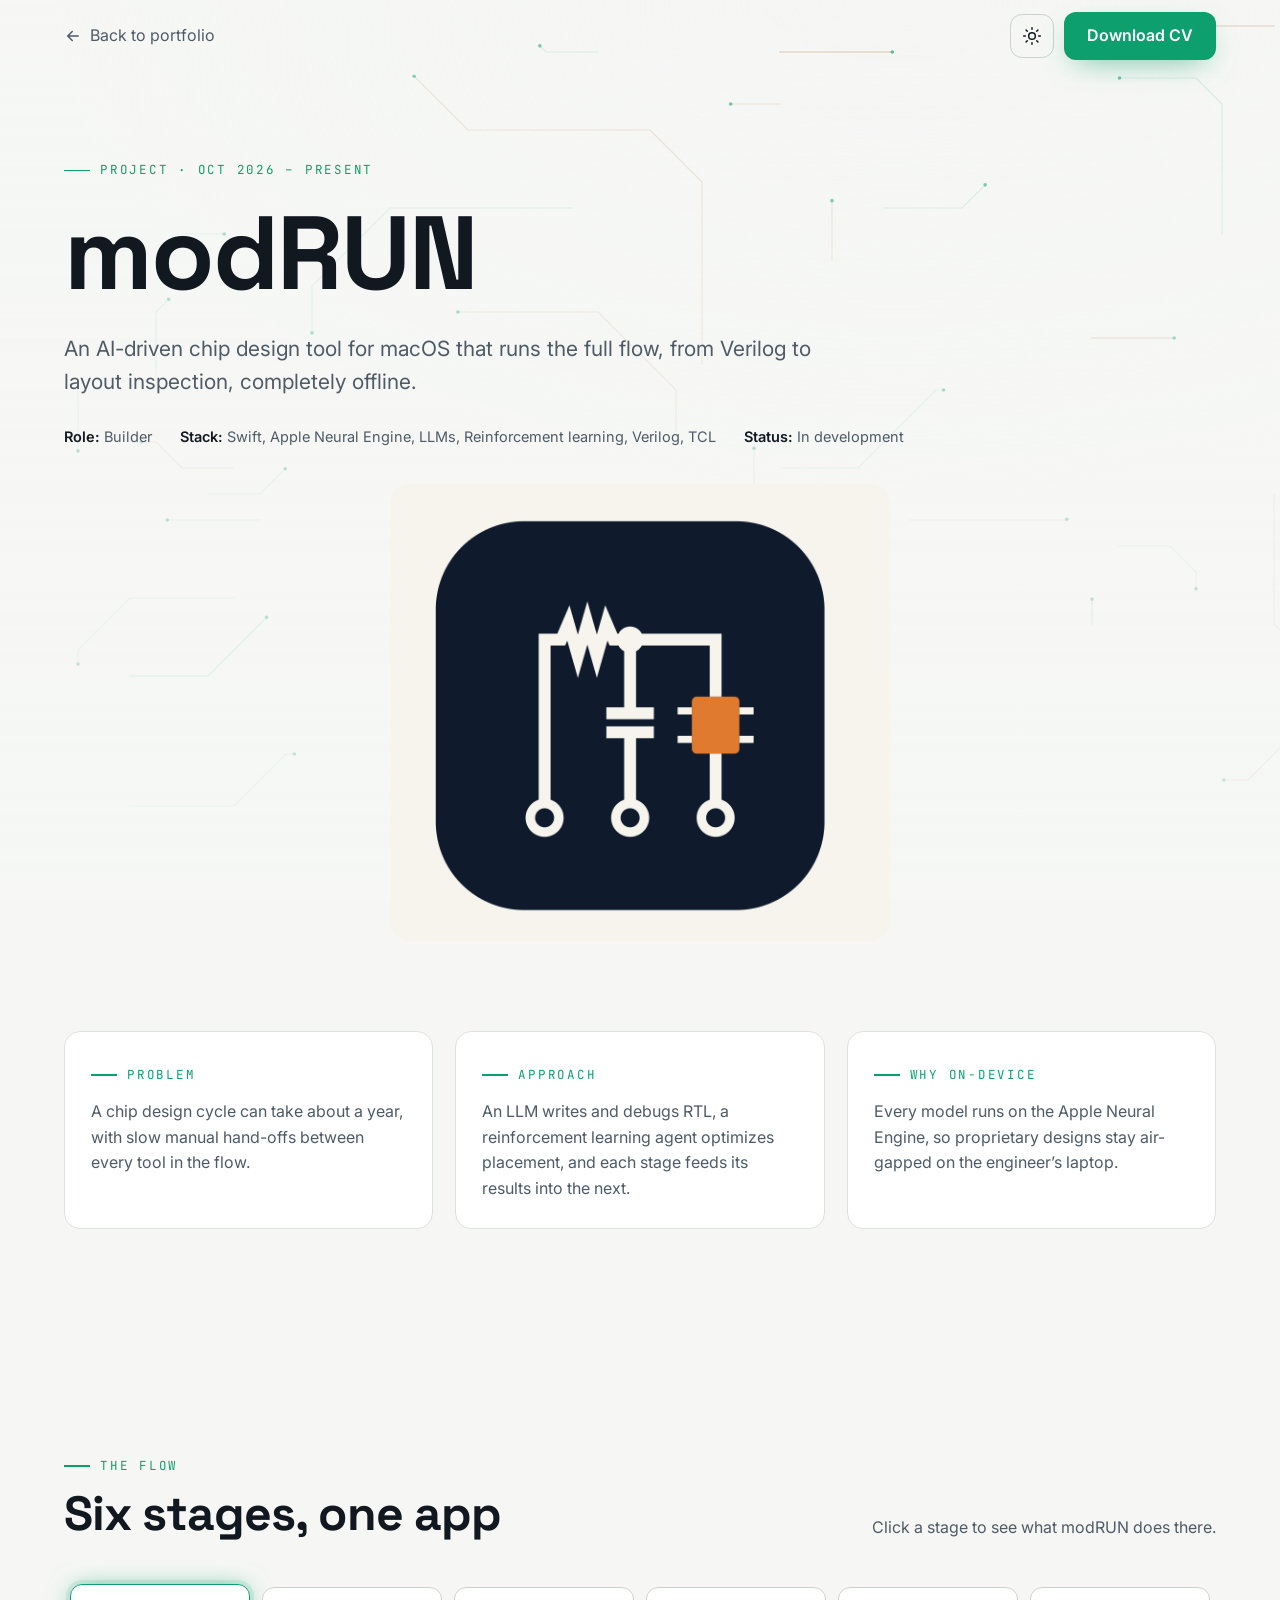
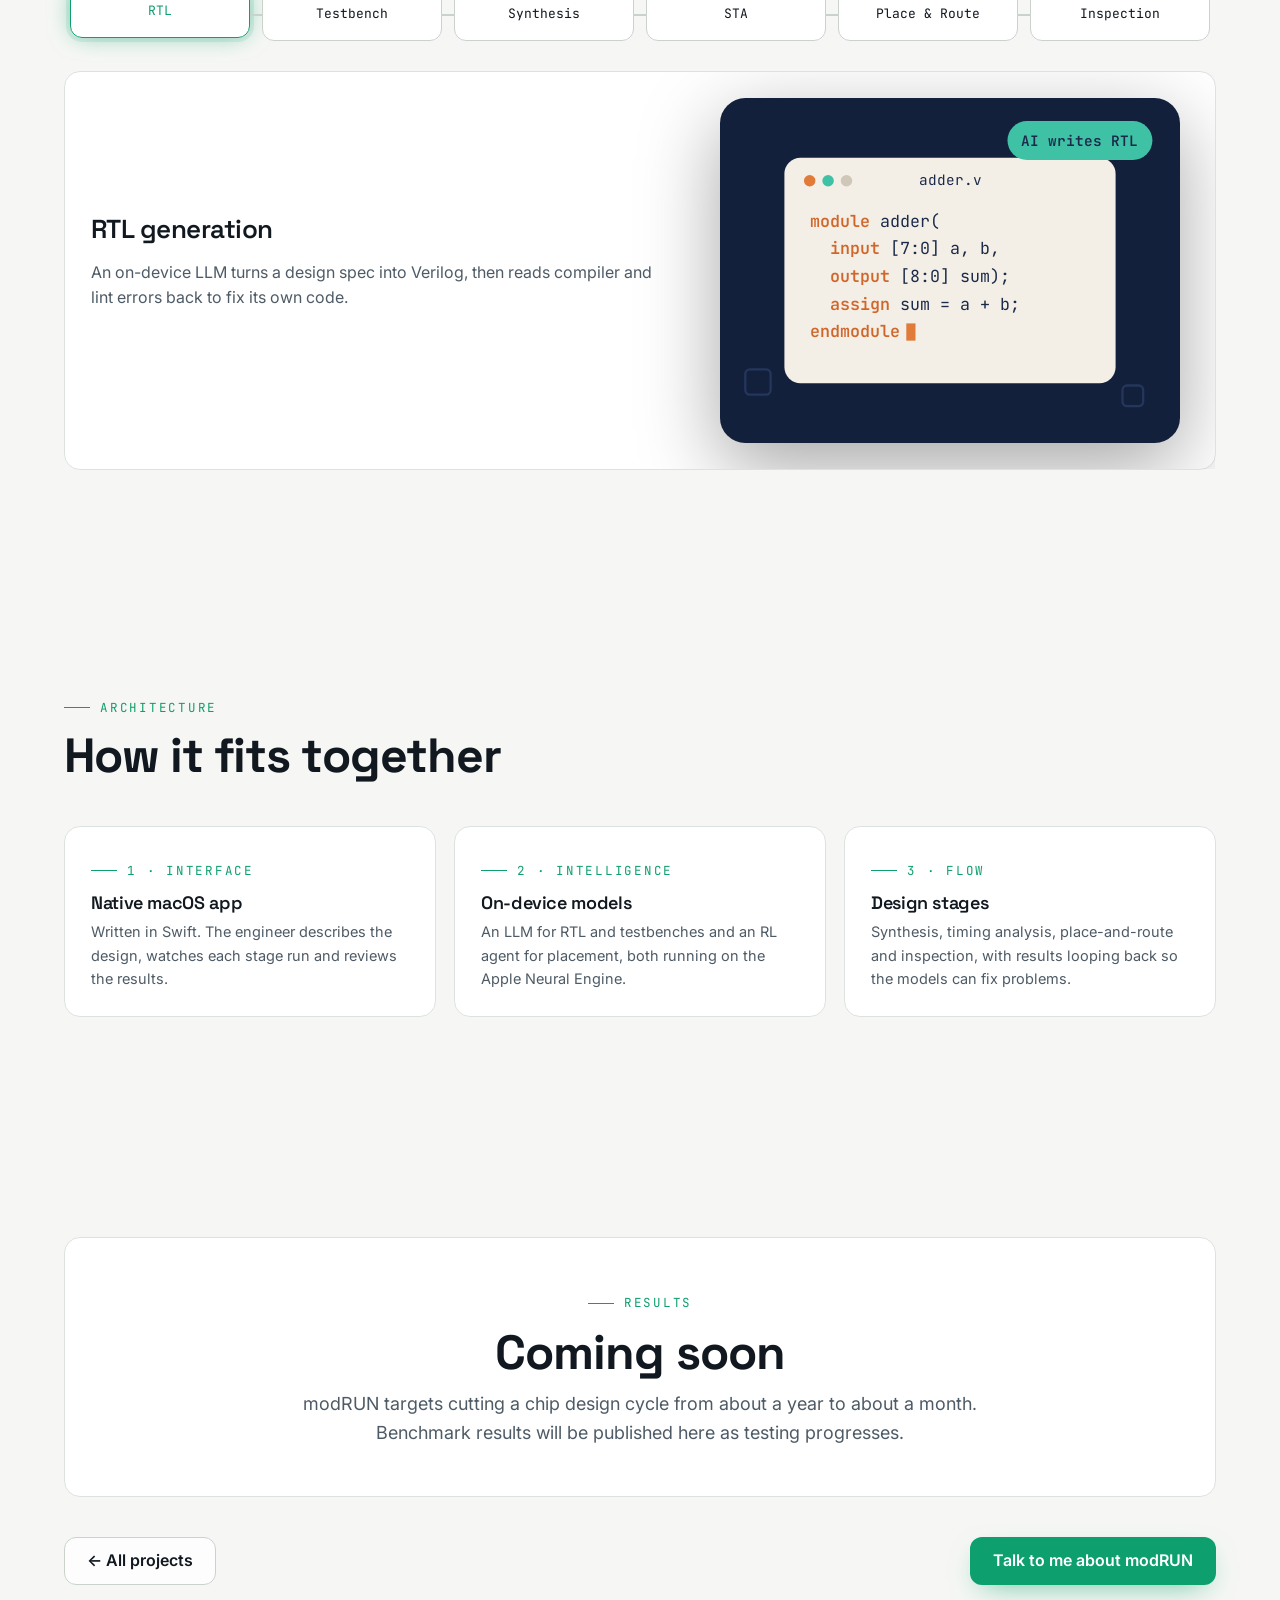
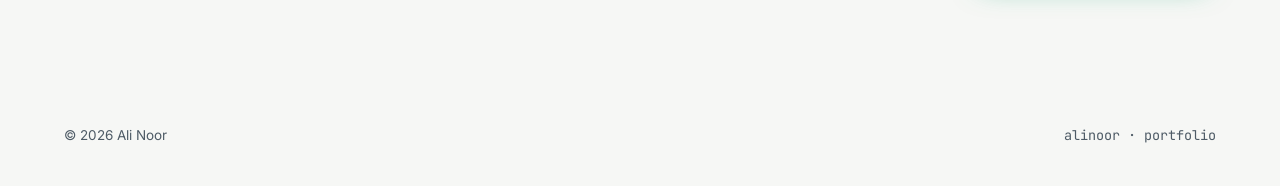
<file: modRUN.html>
<!doctype html>
<html lang="en" data-theme="dark">
<head>
  <meta charset="utf-8">
  <meta name="viewport" content="width=device-width, initial-scale=1">
  <title>modRUN — AI-driven chip design · Ali Noor</title>
  <meta name="description" content="modRUN: a macOS app that automates the chip design flow with on-device AI on the Apple Neural Engine.">
  <meta name="theme-color" content="#0A0E13">
  <link rel="icon" href="favicon.svg" type="image/svg+xml">
  <script>
    (function () { try { var t = localStorage.getItem('theme'); if (t) document.documentElement.setAttribute('data-theme', t); else if (window.matchMedia('(prefers-color-scheme: light)').matches) document.documentElement.setAttribute('data-theme', 'light'); } catch (e) {} })();
  </script>
  <link rel="preconnect" href="https://fonts.googleapis.com">
  <link rel="preconnect" href="https://fonts.gstatic.com" crossorigin>
  <link href="https://fonts.googleapis.com/css2?family=Inter:wght@400;500;600;700&family=JetBrains+Mono:wght@400;500&family=Space+Grotesk:wght@500;600;700&display=swap" rel="stylesheet">
  <link rel="stylesheet" href="css/style.css">
  <link rel="stylesheet" href="css/stage-art.css">
    <link rel="stylesheet" href="css/style.css">
  <link rel="stylesheet" href="css/stage-art.css">
</head>
<body>
  <a class="skip-link" href="#main">Skip to content</a>
  <div class="page-veil" aria-hidden="true"></div>
  <canvas id="circuit" aria-hidden="true"></canvas>
  <div class="bg-vignette" aria-hidden="true"></div>

  <header class="site-header">
    <div class="container nav">
      <a class="back-link" href="index.html#projects" data-transition>
        <svg width="18" height="18" viewBox="0 0 24 24" fill="none" stroke="currentColor" stroke-width="2" stroke-linecap="round" aria-hidden="true"><path d="M19 12H5M11 6l-6 6 6 6"/></svg>
        Back to portfolio
      </a>
      <div class="nav-actions">
        <button class="icon-btn theme-btn" aria-label="Toggle light and dark mode">
          <svg class="moon" viewBox="0 0 24 24" fill="none" stroke="currentColor" stroke-width="1.8" stroke-linecap="round" stroke-linejoin="round" aria-hidden="true"><path d="M21 12.8A9 9 0 1 1 11.2 3a7 7 0 0 0 9.8 9.8z"/></svg>
          <svg class="sun" viewBox="0 0 24 24" fill="none" stroke="currentColor" stroke-width="1.8" stroke-linecap="round" aria-hidden="true"><circle cx="12" cy="12" r="4"/><path d="M12 2v2M12 20v2M4.9 4.9l1.4 1.4M17.7 17.7l1.4 1.4M2 12h2M20 12h2M4.9 19.1l1.4-1.4M17.7 6.3l1.4-1.4"/></svg>
        </button>
        <a class="btn btn-primary" href="assets/cv/Ali_Noor_CV.pdf" target="_blank" rel="noopener">Download CV</a>
      </div>
    </div>
  </header>

  <main id="main">
    <section class="np-hero">
      <div class="container">
        <span class="eyebrow reveal-hero" style="--d:.2s">Project · Oct 2026 – Present</span>
        <h1 data-split>modRUN</h1>
        <p class="lead reveal-hero" style="--d:.7s;font-size:21px">An AI-driven chip design tool for macOS that runs the full flow, from Verilog to layout inspection, completely offline.</p>
        <div class="np-meta reveal-hero" style="--d:.85s">
          <span><strong>Role:</strong> Builder</span>
          <span><strong>Stack:</strong> Swift, Apple Neural Engine, LLMs, Reinforcement learning, Verilog, TCL</span>
          <span><strong>Status:</strong> In development</span>
        </div>
<div class="reveal-hero" style="--d:1s">
  <img src="assets/pics/03.Featured_Projects/1.png" alt="modRUN"
       style="display:block; margin:0 auto; width:500px; max-width:100%; height:auto; border-radius: 20px;">
</div>
      </div>
    </section>

    <section style="padding-top:50px">
      <div class="container grid-3" data-stagger=".1">
        <div class="card reveal"><span class="eyebrow">Problem</span><p class="muted" style="margin:14px 0 0">A chip design cycle can take about a year, with slow manual hand-offs between every tool in the flow.</p></div>
        <div class="card reveal"><span class="eyebrow">Approach</span><p class="muted" style="margin:14px 0 0">An LLM writes and debugs RTL, a reinforcement learning agent optimizes placement, and each stage feeds its results into the next.</p></div>
        <div class="card reveal"><span class="eyebrow">Why on-device</span><p class="muted" style="margin:14px 0 0">Every model runs on the Apple Neural Engine, so proprietary designs stay air-gapped on the engineer’s laptop.</p></div>
      </div>
    </section>

    <section>
      <div class="container">
        <div class="section-head"><div><span class="eyebrow reveal">The flow</span><h2 class="reveal">Six stages, one app</h2></div><p class="muted reveal" style="margin:0">Click a stage to see what modRUN does there.</p></div>
        <div class="pipeline reveal" aria-label="modRUN design flow">
          <div class="pipe-step" data-stage="rtl"><button class="pipe-box">RTL</button></div>
          <div class="pipe-step" data-stage="tb"><button class="pipe-box">Testbench</button></div>
          <div class="pipe-step" data-stage="syn"><button class="pipe-box">Synthesis</button></div>
          <div class="pipe-step" data-stage="sta"><button class="pipe-box">STA</button></div>
          <div class="pipe-step" data-stage="pnr"><button class="pipe-box">Place &amp; Route</button></div>
          <div class="pipe-step" data-stage="insp"><button class="pipe-box">Inspection</button></div>
        </div>
        <div class="flow-detail card reveal">
          <div>
            <h3 id="flow-title">RTL generation</h3>
            <p class="muted" id="flow-text" aria-live="polite">An on-device LLM turns a design spec into Verilog, then reads compiler and lint errors back to fix its own code.</p>
          </div>
          <!-- Stage illustrations: one per stage, swapped in by js/main.js -->
          <div class="stage-art" aria-hidden="true">

            <!-- 1 · RTL: the LLM writes Verilog -->
            <svg class="art on" data-art="rtl" viewBox="0 0 400 300">
              <rect class="art-bg" width="400" height="300" rx="22"/>
              <g class="art-deco"><rect x="22" y="236" width="22" height="22" rx="4"/><rect x="350" y="250" width="18" height="18" rx="4"/></g>
              <rect x="56" y="52" width="288" height="196" rx="14" class="c-cream"/>
              <circle cx="78" cy="72" r="5" class="c-orange"/><circle cx="94" cy="72" r="5" class="c-teal"/><circle cx="110" cy="72" r="5" fill="#CFC7B8"/>
              <text x="200" y="76" text-anchor="middle" class="t-ink t-sm">adder.v</text>
              <g class="t-ink t-code">
                <text class="ln" style="--d:.2s" x="78" y="112"><tspan class="t-kw">module</tspan> adder(</text>
                <text class="ln" style="--d:.5s" x="96" y="136"><tspan class="t-kw">input</tspan> [7:0] a, b,</text>
                <text class="ln" style="--d:.8s" x="96" y="160"><tspan class="t-kw">output</tspan> [8:0] sum);</text>
                <text class="ln" style="--d:1.1s" x="96" y="184"><tspan class="t-kw">assign</tspan> sum = a + b;</text>
                <text class="ln" style="--d:1.4s" x="78" y="208"><tspan class="t-kw">endmodule</tspan></text>
              </g>
              <rect class="cursor-blink" x="162" y="196" width="8" height="15" fill="#E07B39"/>
              <g class="pop" style="--d:1.7s">
                <rect x="250" y="20" width="126" height="34" rx="17" class="c-teal"/>
                <text x="313" y="42" text-anchor="middle" class="t-ink t-sm t-bold">AI writes RTL</text>
              </g>
            </svg>

            <!-- 2 · Testbench: waveforms + pass -->
            <svg class="art" data-art="tb" viewBox="0 0 400 300">
              <rect class="art-bg" width="400" height="300" rx="22"/>
              <rect x="36" y="40" width="328" height="214" rx="14" class="c-panel"/>
              <text x="58" y="66" class="t-teal t-sm t-bold">testbench</text>
              <g class="t-muted t-sm"><text x="58" y="104">clk</text><text x="58" y="144">a</text><text x="58" y="184">b</text><text x="58" y="224">sum</text></g>
              <g fill="none" stroke-width="2.5" stroke-linejoin="round">
                <path class="draw" style="--d:.1s" pathLength="1" stroke="#F4EFE6" d="M100 110 H115 V90 H130 V110 H145 V90 H160 V110 H175 V90 H190 V110 H205 V90 H220 V110 H235 V90 H250 V110 H265 V90 H280 V110 H295 V90 H310 V110 H325 V90 H340 V110"/>
                <path class="draw" style="--d:.4s" pathLength="1" stroke="#3FC1A5" d="M100 150 H160 V130 H250 V150 H340"/>
                <path class="draw" style="--d:.6s" pathLength="1" stroke="#3FC1A5" d="M100 190 H190 V170 H280 V190 H340"/>
                <path class="draw" style="--d:.8s" pathLength="1" stroke="#E07B39" d="M100 230 H160 V210 H280 V230 H340"/>
              </g>
              <g class="pop" style="--d:1.6s">
                <rect x="276" y="50" width="70" height="26" rx="13" class="c-teal"/>
                <text x="311" y="68" text-anchor="middle" class="t-ink t-sm t-bold">PASS ✓</text>
              </g>
            </svg>

            <!-- 3 · Synthesis: RTL becomes logic gates -->
            <svg class="art" data-art="syn" viewBox="0 0 400 300">
              <rect class="art-bg" width="400" height="300" rx="22"/>
              <text x="75" y="104" text-anchor="middle" class="t-muted t-sm">RTL</text>
              <rect x="28" y="114" width="94" height="72" rx="12" class="c-cream"/>
              <text x="75" y="156" text-anchor="middle" class="t-ink t-code">a + b</text>
              <g fill="none" stroke="#8FA0B8" stroke-width="2.5" stroke-linejoin="round">
                <path class="draw" style="--d:.1s" pathLength="1" stroke="#E07B39" d="M124 150 H160"/>
                <path class="draw" style="--d:.3s" pathLength="1" d="M160 150 V74 H186"/>
                <path class="draw" style="--d:.3s" pathLength="1" d="M160 150 V96 H188"/>
                <path class="draw" style="--d:.3s" pathLength="1" d="M160 150 V188 H182"/>
                <path class="draw" style="--d:.3s" pathLength="1" d="M160 150 V208 H182"/>
                <path class="draw" style="--d:1s" pathLength="1" d="M234 85 H252 V130 H276"/>
                <path class="draw" style="--d:1s" pathLength="1" d="M224 198 H252 V152 H274"/>
                <path class="draw" style="--d:1.3s" pathLength="1" stroke="#3FC1A5" d="M324 141 H366"/>
              </g>
              <g class="pop" style="--d:.6s"><path class="c-cream" d="M182 63 Q196 85 182 107 Q222 107 234 85 Q222 63 182 63 Z"/><path d="M176 63 Q190 85 176 107" fill="none" stroke="#F4EFE6" stroke-width="2.5"/><text x="208" y="89" text-anchor="middle" class="t-ink t-xs t-bold">XOR</text></g>
              <g class="pop" style="--d:.75s"><path class="c-cream" d="M180 176 H200 A22 22 0 0 1 200 220 H180 Z"/><text x="198" y="202" text-anchor="middle" class="t-ink t-xs t-bold">AND</text></g>
              <g class="pop" style="--d:1.05s"><path class="c-orange" d="M272 119 Q286 141 272 163 Q312 163 324 141 Q312 119 272 119 Z"/><text x="298" y="145" text-anchor="middle" class="t-ink t-xs t-bold">OR</text></g>
              <text x="366" y="132" text-anchor="end" class="t-teal t-sm">sum</text>
              <text x="372" y="40" text-anchor="end" class="t-teal t-sm t-bold pop" style="--d:1.5s">gate-level netlist</text>
            </svg>

            <!-- 4 · STA: critical path gets fixed -->
            <svg class="art" data-art="sta" viewBox="0 0 400 300">
              <rect class="art-bg" width="400" height="300" rx="22"/>
              <circle cx="58" cy="54" r="15" fill="none" stroke="#F4EFE6" stroke-width="2.5"/><path d="M58 45 V54 L65 58" fill="none" stroke="#F4EFE6" stroke-width="2.5" stroke-linecap="round"/>
              <text x="84" y="59" class="t-cream t-code t-bold">timing analysis</text>
              <line x1="300" y1="92" x2="300" y2="252" stroke="#E07B39" stroke-width="2" stroke-dasharray="5 5"/>
              <text x="300" y="86" text-anchor="middle" class="t-orange t-xs">clock period</text>
              <g class="t-muted t-xs"><text x="36" y="118">path 1</text><text x="36" y="158">path 2</text><text x="36" y="198">path 3</text><text x="36" y="238">path 4</text></g>
              <rect class="grow" style="--d:.1s" x="96" y="105" width="150" height="18" rx="9" fill="#3FC1A5"/>
              <rect class="grow" style="--d:.25s" x="96" y="145" width="178" height="18" rx="9" fill="#3FC1A5"/>
              <rect class="grow critical" style="--d:.4s" x="96" y="185" width="232" height="18" rx="9"/>
              <rect class="grow" style="--d:.55s" x="96" y="225" width="126" height="18" rx="9" fill="#3FC1A5"/>
              <g class="pop" style="--d:2.2s">
                <rect x="250" y="262" width="122" height="26" rx="13" class="c-teal"/>
                <text x="311" y="280" text-anchor="middle" class="t-ink t-sm t-bold">timing met ✓</text>
              </g>
            </svg>

            <!-- 5 · Place & route: RL agent places cells, then wires route -->
            <svg class="art" data-art="pnr" viewBox="0 0 400 300">
              <rect class="art-bg" width="400" height="300" rx="22"/>
              <rect x="36" y="52" width="328" height="210" rx="12" class="c-panel"/>
              <g stroke="#24365C" stroke-width="1.5" stroke-dasharray="4 4"><line x1="48" y1="98" x2="352" y2="98"/><line x1="48" y1="140" x2="352" y2="140"/><line x1="48" y1="182" x2="352" y2="182"/><line x1="48" y1="224" x2="352" y2="224"/></g>
              <g>
                <rect class="fly c-cream"  style="--d:.05s;--fx:-60px;--fy:80px"  x="56"  y="70"  width="40" height="22" rx="4"/>
                <rect class="fly c-teal"   style="--d:.1s;--fx:40px;--fy:120px"   x="106" y="70"  width="26" height="22" rx="4"/>
                <rect class="fly c-orange" style="--d:.15s;--fx:-90px;--fy:60px"  x="142" y="70"  width="52" height="22" rx="4"/>
                <rect class="fly c-cream"  style="--d:.2s;--fx:70px;--fy:90px"    x="204" y="70"  width="30" height="22" rx="4"/>
                <rect class="fly c-teal"   style="--d:.25s;--fx:-40px;--fy:140px" x="244" y="70"  width="44" height="22" rx="4"/>
                <rect class="fly c-cream"  style="--d:.3s;--fx:50px;--fy:100px"   x="298" y="70"  width="50" height="22" rx="4"/>
                <rect class="fly c-orange" style="--d:.35s;--fx:-70px;--fy:-40px" x="56"  y="112" width="30" height="22" rx="4"/>
                <rect class="fly c-cream"  style="--d:.4s;--fx:90px;--fy:60px"    x="96"  y="112" width="56" height="22" rx="4"/>
                <rect class="fly c-teal"   style="--d:.45s;--fx:-50px;--fy:90px"  x="162" y="112" width="28" height="22" rx="4"/>
                <rect class="fly c-cream"  style="--d:.5s;--fx:60px;--fy:-60px"   x="200" y="112" width="46" height="22" rx="4"/>
                <rect class="fly c-orange" style="--d:.55s;--fx:-80px;--fy:70px"  x="256" y="112" width="30" height="22" rx="4"/>
                <rect class="fly c-teal"   style="--d:.6s;--fx:40px;--fy:80px"    x="296" y="112" width="52" height="22" rx="4"/>
                <rect class="fly c-teal"   style="--d:.65s;--fx:-60px;--fy:-50px" x="56"  y="154" width="48" height="22" rx="4"/>
                <rect class="fly c-cream"  style="--d:.7s;--fx:80px;--fy:40px"    x="114" y="154" width="30" height="22" rx="4"/>
                <rect class="fly c-orange" style="--d:.75s;--fx:-40px;--fy:60px"  x="154" y="154" width="40" height="22" rx="4"/>
                <rect class="fly c-cream"  style="--d:.8s;--fx:70px;--fy:-70px"   x="204" y="154" width="54" height="22" rx="4"/>
                <rect class="fly c-teal"   style="--d:.85s;--fx:-90px;--fy:30px"  x="268" y="154" width="28" height="22" rx="4"/>
                <rect class="fly c-cream"  style="--d:.9s;--fx:50px;--fy:50px"    x="306" y="154" width="42" height="22" rx="4"/>
                <rect class="fly c-cream"  style="--d:.95s;--fx:-50px;--fy:-80px" x="56"  y="196" width="34" height="22" rx="4"/>
                <rect class="fly c-orange" style="--d:1s;--fx:60px;--fy:-40px"    x="100" y="196" width="42" height="22" rx="4"/>
                <rect class="fly c-cream"  style="--d:1.05s;--fx:-70px;--fy:-60px" x="152" y="196" width="30" height="22" rx="4"/>
                <rect class="fly c-teal"   style="--d:1.1s;--fx:80px;--fy:-90px"  x="192" y="196" width="50" height="22" rx="4"/>
                <rect class="fly c-cream"  style="--d:1.15s;--fx:-40px;--fy:-70px" x="252" y="196" width="38" height="22" rx="4"/>
                <rect class="fly c-orange" style="--d:1.2s;--fx:60px;--fy:-50px"  x="300" y="196" width="48" height="22" rx="4"/>
              </g>
              <g fill="none" stroke-width="2.5" stroke-linecap="round" stroke-linejoin="round">
                <path class="draw" style="--d:1.5s" pathLength="1" stroke="#3FC1A5" d="M76 92 V102 H176 V112"/>
                <path class="draw" style="--d:1.65s" pathLength="1" stroke="#E07B39" d="M219 92 V102 V145 H282 V154"/>
                <path class="draw" style="--d:1.8s" pathLength="1" stroke="#F4EFE6" d="M129 176 V186 H217 V196"/>
                <path class="draw" style="--d:1.95s" pathLength="1" stroke="#3FC1A5" d="M322 134 V186 H324 V196"/>
              </g>
              <g class="pop" style="--d:0s">
                <rect x="102" y="16" width="196" height="26" rx="13" class="c-cream"/>
                <text x="200" y="34" text-anchor="middle" class="t-ink t-sm t-bold">RL agent placing cells</text>
              </g>
            </svg>

            <!-- 6 · Inspection: magnifier scans the finished layout -->
            <svg class="art" data-art="insp" viewBox="0 0 400 300">
              <rect class="art-bg" width="400" height="300" rx="22"/>
              <rect x="44" y="40" width="312" height="214" rx="12" class="c-panel"/>
              <g opacity=".75">
                <rect x="60" y="62" width="280" height="10" rx="3" fill="#3FC1A5" opacity=".55"/><rect x="60" y="112" width="280" height="10" rx="3" fill="#3FC1A5" opacity=".55"/>
                <rect x="60" y="162" width="280" height="10" rx="3" fill="#3FC1A5" opacity=".55"/><rect x="60" y="212" width="280" height="10" rx="3" fill="#3FC1A5" opacity=".55"/>
                <rect x="92" y="54" width="10" height="186" rx="3" fill="#E07B39" opacity=".55"/><rect x="164" y="54" width="10" height="186" rx="3" fill="#E07B39" opacity=".55"/>
                <rect x="236" y="54" width="10" height="186" rx="3" fill="#E07B39" opacity=".55"/><rect x="308" y="54" width="10" height="186" rx="3" fill="#E07B39" opacity=".55"/>
                <g fill="#F4EFE6" opacity=".85"><rect x="112" y="80" width="40" height="24" rx="3"/><rect x="184" y="80" width="40" height="24" rx="3"/><rect x="256" y="130" width="40" height="24" rx="3"/><rect x="112" y="180" width="40" height="24" rx="3"/><rect x="184" y="130" width="40" height="24" rx="3"/><rect x="256" y="180" width="40" height="24" rx="3"/></g>
              </g>
              <g class="scan">
                <circle cx="130" cy="120" r="36" fill="rgba(244,239,230,.10)" stroke="#F4EFE6" stroke-width="6"/>
                <line x1="156" y1="146" x2="184" y2="174" stroke="#F4EFE6" stroke-width="9" stroke-linecap="round"/>
              </g>
              <g class="pop" style="--d:1.2s">
                <rect x="232" y="264" width="140" height="26" rx="13" class="c-teal"/>
                <text x="302" y="282" text-anchor="middle" class="t-ink t-sm t-bold">layout reviewed ✓</text>
              </g>
            </svg>
          </div>
        </div>
      </div>
    </section>

    <section>
      <div class="container">
        <div class="section-head"><div><span class="eyebrow reveal">Architecture</span><h2 class="reveal">How it fits together</h2></div></div>
        <div class="arch" data-stagger=".12">
          <div class="card reveal"><span class="eyebrow">1 · Interface</span><h3 style="margin-top:12px">Native macOS app</h3><p>Written in Swift. The engineer describes the design, watches each stage run and reviews the results.</p></div>
          <div class="card reveal"><span class="eyebrow">2 · Intelligence</span><h3 style="margin-top:12px">On-device models</h3><p>An LLM for RTL and testbenches and an RL agent for placement, both running on the Apple Neural Engine.</p></div>
          <div class="card reveal"><span class="eyebrow">3 · Flow</span><h3 style="margin-top:12px">Design stages</h3><p>Synthesis, timing analysis, place-and-route and inspection, with results looping back so the models can fix problems.</p></div>
        </div>
      </div>
    </section>

    <section>
      <div class="container">
        <div class="card reveal" style="text-align:center;padding:48px 24px">
          <span class="eyebrow">Results</span>
          <h2 style="margin:14px 0 10px">Coming soon</h2>
          <p class="lead" style="margin:0 auto">modRUN targets cutting a chip design cycle from about a year to about a month. Benchmark results will be published here as testing progresses.</p>
        </div>
        <div class="next-proj" style="margin-top:40px">
          <a class="btn btn-ghost" href="index.html#projects" data-transition>← All projects</a>
          <a class="btn btn-primary" href="mailto:an3707@nyu.edu">Talk to me about modRUN</a>
        </div>
      </div>
    </section>
  </main>

  <footer class="site-footer">
    <div class="container">
      <span>© <span data-year>2026</span> Ali Noor</span>
      <a href="index.html" data-transition class="mono" style="text-decoration:none">alinoor · portfolio</a>
    </div>
  </footer>

  <script src="js/media.js"></script>
  <script src="js/circuit.js"></script>
  <script src="js/main.js"></script>
</body>
</html>
</file>
<file: css/style.css>
/* =========================================================
   Ali Noor — Portfolio
   Theme tokens: dark by default, light via [data-theme="light"]
   ========================================================= */
:root {
  --bg: #0A0E13;
  --bg-2: #0F151C;
  --surface: #121A23;
  --surface-2: #17212C;
  --line: #233040;
  --line-2: #2E3E52;
  --text: #E7EDF3;
  --muted: #9AA8B6;
  --accent: #3BE0A0;         /* signal green */
  --accent-ink: #062018;
  --copper: #D29A5B;         /* PCB copper */
  --trace: 59, 224, 160;     /* rgb of accent for canvas */
  --trace-dim: 210, 154, 91; /* rgb of copper for canvas */
  --shadow: 0 20px 50px -20px rgba(0, 0, 0, .6);
  --radius: 16px;
  --radius-sm: 10px;
  --maxw: 1200px;
  --font-display: "Space Grotesk", "Inter", system-ui, sans-serif;
  --font-body: "Inter", system-ui, -apple-system, "Segoe UI", sans-serif;
  --font-mono: "JetBrains Mono", ui-monospace, SFMono-Regular, Menlo, monospace;
  --ease: cubic-bezier(.2, .7, .2, 1);
  color-scheme: dark;
}
:root[data-theme="light"] {
  --bg: #F6F7F5;
  --bg-2: #EEF1EE;
  --surface: #FFFFFF;
  --surface-2: #F3F5F3;
  --line: #DCE2DD;
  --line-2: #C9D2CB;
  --text: #11181F;
  --muted: #4E5B66;
  --accent: #0E9F6E;
  --accent-ink: #FFFFFF;
  --copper: #A8692A;
  --trace: 14, 159, 110;
  --trace-dim: 168, 105, 42;
  --shadow: 0 20px 50px -24px rgba(16, 24, 32, .25);
  color-scheme: light;
}

*, *::before, *::after { box-sizing: border-box; }
html { scroll-behavior: smooth; -webkit-text-size-adjust: 100%; }
body {
  margin: 0;
  background: var(--bg);
  color: var(--text);
  font-family: var(--font-body);
  font-size: 16px;
  line-height: 1.6;
  overflow-x: hidden;
  transition: background-color .4s var(--ease), color .4s var(--ease);
}
img, video { display: block; max-width: 100%; }
a { color: inherit; }
button { font: inherit; color: inherit; }
:focus-visible { outline: 2px solid var(--accent); outline-offset: 3px; border-radius: 6px; }
.skip-link { position: absolute; left: -999px; top: 8px; background: var(--accent); color: var(--accent-ink); padding: 10px 14px; border-radius: 8px; z-index: 100; }
.skip-link:focus { left: 8px; }

/* ---------- background circuit canvas ---------- */
#circuit {
  position: fixed; inset: 0; width: 100vw; height: 100vh;
  z-index: 0; pointer-events: none;
}
.bg-vignette {
  position: fixed; inset: 0; z-index: 0; pointer-events: none;
  background:
    radial-gradient(1200px 700px at 70% 0%, transparent 0%, color-mix(in srgb, var(--bg) 55%, transparent) 70%),
    linear-gradient(to bottom, transparent 0%, color-mix(in srgb, var(--bg) 35%, transparent) 100%);
}
main, header.site-header, footer { position: relative; z-index: 1; }

/* ---------- page transition overlay ---------- */
.page-veil {
  position: fixed; inset: 0; z-index: 90; background: var(--bg);
  pointer-events: none; opacity: 1; transition: opacity .6s var(--ease);
}
body.is-loaded .page-veil { opacity: 0; }
body.is-leaving .page-veil { opacity: 1; transition-duration: .35s; }

/* ---------- layout ---------- */
.container { max-width: var(--maxw); margin: 0 auto; padding: 0 24px; }
section { padding: 110px 0; scroll-margin-top: 70px; }
.eyebrow {
  font-family: var(--font-mono); font-size: 12.5px; letter-spacing: .14em; text-transform: uppercase;
  color: var(--accent); display: inline-flex; align-items: center; gap: 10px;
}
.eyebrow::before { content: ""; width: 26px; height: 1.5px; background: currentColor; }
.section-head { display: flex; flex-wrap: wrap; justify-content: space-between; align-items: flex-end; gap: 16px; margin-bottom: 44px; }
.section-head h2 { margin: 12px 0 0; }
h1, h2, h3 { font-family: var(--font-display); letter-spacing: -.02em; line-height: 1.1; }
h2 { font-size: clamp(32px, 4.2vw, 48px); font-weight: 700; }
h3 { font-size: 22px; font-weight: 600; margin: 0; }
.lead { color: var(--muted); font-size: 18px; max-width: 62ch; }
.muted { color: var(--muted); }
.mono { font-family: var(--font-mono); }

/* ---------- buttons ---------- */
.btn {
  display: inline-flex; align-items: center; justify-content: center; gap: 10px;
  min-height: 48px; padding: 0 22px; border-radius: 12px; border: 1.5px solid transparent;
  font-weight: 600; text-decoration: none; cursor: pointer; white-space: nowrap;
  transition: transform .25s var(--ease), background-color .25s, border-color .25s, color .25s, box-shadow .25s;
}
.btn:hover { transform: translateY(-2px); }
.btn-primary { background: var(--accent); color: var(--accent-ink); box-shadow: 0 10px 30px -12px rgba(var(--trace), .7); }
.btn-ghost { border-color: var(--line-2); background: color-mix(in srgb, var(--surface) 70%, transparent); }
.btn-ghost:hover { border-color: var(--accent); color: var(--accent); }
.btn svg { width: 18px; height: 18px; }

/* ---------- header ---------- */
.site-header {
  position: sticky; top: 0; z-index: 50;
  transition: background-color .3s, border-color .3s, backdrop-filter .3s;
  border-bottom: 1px solid transparent;
}
.site-header.scrolled {
  background: color-mix(in srgb, var(--bg) 78%, transparent);
  backdrop-filter: blur(14px); -webkit-backdrop-filter: blur(14px);
  border-bottom-color: var(--line);
}
.nav { display: flex; align-items: center; justify-content: space-between; gap: 20px; min-height: 72px; }
.brand { display: inline-flex; align-items: center; gap: 12px; text-decoration: none; font-family: var(--font-display); font-weight: 700; font-size: 18px; }
.brand-mark {
  width: 36px; height: 36px; border-radius: 9px; display: grid; place-items: center;
  background: var(--surface-2); border: 1.5px solid var(--line-2); font-family: var(--font-mono); font-size: 13px; color: var(--accent);
}
.nav-links { display: flex; gap: 4px; list-style: none; margin: 0; padding: 0; }
.nav-links a {
  text-decoration: none; font-size: 14.5px; color: var(--muted); padding: 10px 12px; border-radius: 8px; position: relative;
  transition: color .2s;
}
.nav-links a::after {
  content: ""; position: absolute; left: 12px; right: 12px; bottom: 5px; height: 2px; background: var(--accent);
  transform: scaleX(0); transform-origin: left; transition: transform .3s var(--ease);
}
.nav-links a:hover, .nav-links a.active { color: var(--text); }
.nav-links a:hover::after, .nav-links a.active::after { transform: scaleX(1); }
.nav-actions { display: flex; align-items: center; gap: 10px; }
.icon-btn {
  width: 44px; height: 44px; border-radius: 12px; border: 1.5px solid var(--line-2); background: transparent;
  display: grid; place-items: center; cursor: pointer; transition: border-color .2s, color .2s;
}
.icon-btn:hover { border-color: var(--accent); color: var(--accent); }
.icon-btn svg { width: 20px; height: 20px; }
.menu-btn { display: none; }
.theme-btn .sun { display: none; }
:root[data-theme="light"] .theme-btn .sun { display: block; }
:root[data-theme="light"] .theme-btn .moon { display: none; }

@media (max-width: 960px) {
  .menu-btn { display: grid; }
  .nav-links {
    position: absolute; top: 72px; left: 0; right: 0; flex-direction: column; gap: 0;
    background: var(--bg); border-bottom: 1px solid var(--line); padding: 8px 16px 16px;
    transform: translateY(-8px); opacity: 0; pointer-events: none; transition: .25s var(--ease);
  }
  .nav-links.open { transform: none; opacity: 1; pointer-events: auto; }
  .nav-links a { display: block; padding: 14px 8px; font-size: 16px; }
  .nav-cv { display: none; }
}

/* ---------- hero ---------- */
.hero { padding: 90px 0 120px; min-height: calc(100vh - 72px); display: flex; align-items: center; }
.hero-grid { display: grid; grid-template-columns: minmax(0, 1.15fr) minmax(0, .85fr); gap: 56px; align-items: center; }
.hero h1 {
  font-size: clamp(56px, 9vw, 112px); margin: 18px 0 10px; font-weight: 700; letter-spacing: -.04em; line-height: .95;
}
.hero h1 .char { display: inline-block; opacity: 0; transform: translateY(40px) rotateX(-60deg); }
body.is-loaded .hero h1 .char { animation: charIn .9s var(--ease) forwards; animation-delay: calc(var(--i) * 45ms + 250ms); }
@keyframes charIn { to { opacity: 1; transform: none; } }
.typed {
  font-family: var(--font-mono); font-size: clamp(16px, 2vw, 21px); color: var(--text); min-height: 1.6em;
}
.typed .cursor { display: inline-block; width: 10px; height: 1.1em; background: var(--accent); vertical-align: -3px; margin-left: 3px; animation: blink 1s steps(1) infinite; }
@keyframes blink { 50% { opacity: 0; } }
.hero .lead { margin: 22px 0 34px; }
.hero-cta { display: flex; flex-wrap: wrap; gap: 12px; }
.hero-social { display: flex; gap: 18px; margin-top: 30px; font-size: 14.5px; }
.hero-social a { color: var(--muted); text-decoration: none; border-bottom: 1px dashed var(--line-2); padding-bottom: 2px; transition: color .2s, border-color .2s; }
.hero-social a:hover { color: var(--accent); border-color: var(--accent); }
.status { display: inline-flex; align-items: center; gap: 10px; font-family: var(--font-mono); font-size: 13px; color: var(--muted); border: 1px solid var(--line-2); border-radius: 999px; padding: 6px 14px; background: color-mix(in srgb, var(--surface) 60%, transparent); }
.status .dot { width: 8px; height: 8px; border-radius: 50%; background: var(--accent); box-shadow: 0 0 0 0 rgba(var(--trace), .6); animation: ping 2s infinite; }
@keyframes ping { 0% { box-shadow: 0 0 0 0 rgba(var(--trace), .6); } 80%, 100% { box-shadow: 0 0 0 10px rgba(var(--trace), 0); } }
.reveal-hero { opacity: 0; transform: translateY(18px); }
body.is-loaded .reveal-hero { animation: fadeUp .9s var(--ease) forwards; animation-delay: var(--d, .6s); }
@keyframes fadeUp { to { opacity: 1; transform: none; } }

/* 3D chip */
.chip-stage { perspective: 1100px; display: grid; place-items: center; aspect-ratio: 1; max-width: 460px; width: 100%; margin-inline: auto; }
.chip {
  --rx: 18deg; --ry: -24deg;
  position: relative; width: 66%; aspect-ratio: 1; transform-style: preserve-3d;
  transform: rotateX(var(--rx)) rotateY(var(--ry));
  transition: transform .5s var(--ease);
}
.chip-body {
  position: absolute; inset: 0; border-radius: 18px;
  background: linear-gradient(145deg, #1D2733, #0E141B);
  border: 1.5px solid #34465C;
  box-shadow: 0 40px 80px -30px rgba(0,0,0,.8), inset 0 1px 0 rgba(255,255,255,.06);
  transform: translateZ(16px);
}
:root[data-theme="light"] .chip-body { background: linear-gradient(145deg, #2A3542, #141B23); }
.chip-side { position: absolute; inset: 0; border-radius: 18px; background: #0B1016; transform: translateZ(0); }
.chip-die {
  position: absolute; inset: 22%; border-radius: 8px; transform: translateZ(18px);
  background:
    linear-gradient(rgba(var(--trace), .22) 1px, transparent 1px) 0 0 / 12px 12px,
    linear-gradient(90deg, rgba(var(--trace), .22) 1px, transparent 1px) 0 0 / 12px 12px,
    linear-gradient(145deg, #1A3A33, #0A1A17);
  border: 1px solid rgba(var(--trace), .55);
  box-shadow: 0 0 40px -6px rgba(var(--trace), .55), inset 0 0 30px rgba(var(--trace), .25);
  overflow: hidden;
}
.chip-die::after {
  content: ""; position: absolute; inset: -40%;
  background: linear-gradient(115deg, transparent 40%, rgba(var(--trace), .55) 50%, transparent 60%);
  animation: sweep 3.6s var(--ease) infinite;
}
@keyframes sweep { from { transform: translateX(-60%); } to { transform: translateX(60%); } }
.chip-label {
  position: absolute; left: 8%; bottom: 7%; transform: translateZ(18px);
  font-family: var(--font-mono); font-size: 11px; color: #8FA3B8; letter-spacing: .12em;
}
.chip-dot { position: absolute; left: 7%; top: 7%; width: 9px; height: 9px; border-radius: 50%; background: #3A4B60; transform: translateZ(18px); }
.pins { position: absolute; display: flex; justify-content: space-around; transform-style: preserve-3d; }
.pins i { display: block; background: linear-gradient(#E3B57A, #9C6A33); border-radius: 2px; }
.pins.top, .pins.bottom { left: 10%; right: 10%; height: 14%; }
.pins.top { top: -12%; } .pins.bottom { bottom: -12%; }
.pins.left, .pins.right { top: 10%; bottom: 10%; width: 14%; flex-direction: column; }
.pins.left { left: -12%; } .pins.right { right: -12%; }
.pins.top i, .pins.bottom i { width: 5%; height: 100%; }
.pins.left i, .pins.right i { height: 5%; width: 100%; }
.chip-glow { position: absolute; inset: -30%; border-radius: 50%; background: radial-gradient(closest-side, rgba(var(--trace), .25), transparent); filter: blur(20px); transform: translateZ(-40px); }

/* ---------- stats ---------- */
.stats { padding: 0 0 40px; }
.stats-grid { display: grid; grid-template-columns: repeat(5, minmax(0, 1fr)); gap: 14px; }
.stat {
  background: color-mix(in srgb, var(--surface) 82%, transparent); border: 1px solid var(--line); border-radius: var(--radius);
  padding: 22px; backdrop-filter: blur(6px);
}
.stat-num { font-family: var(--font-display); font-size: clamp(32px, 4vw, 44px); font-weight: 700; color: var(--text); line-height: 1; }
.stat-num em { font-style: normal; color: var(--accent); }
.stat-label { color: var(--muted); font-size: 14px; margin-top: 10px; }

/* ---------- cards ---------- */
.card {
  position: relative; background: color-mix(in srgb, var(--surface) 92%, transparent); border: 1px solid var(--line);
  border-radius: var(--radius); padding: 26px; overflow: hidden;
  transition: border-color .3s, transform .4s var(--ease), box-shadow .4s var(--ease);
}
.card::before { /* mouse spotlight */
  content: ""; position: absolute; inset: 0; pointer-events: none; opacity: 0; transition: opacity .3s;
  background: radial-gradient(420px circle at var(--mx, 50%) var(--my, 50%), rgba(var(--trace), .10), transparent 45%);
}
.card:hover { border-color: var(--line-2); box-shadow: var(--shadow); }
.card:hover::before { opacity: 1; }
[data-tilt] { transform-style: preserve-3d; will-change: transform; }
.tag-list { display: flex; flex-wrap: wrap; gap: 8px; list-style: none; padding: 0; margin: 0; }
.tag-list li { font-family: var(--font-mono); font-size: 12px; color: var(--muted); border: 1px solid var(--line-2); border-radius: 999px; padding: 5px 11px; }

/* ---------- about ---------- */
.about-grid { display: grid; grid-template-columns: minmax(0, .9fr) minmax(0, 1.1fr); gap: 56px; align-items: start; }
.edu { margin-top: 26px; display: grid; gap: 8px; }
.edu strong { font-family: var(--font-display); font-size: 18px; }
.skills { margin-top: 30px; display: grid; gap: 14px; }
.skill-row { display: grid; grid-template-columns: 140px minmax(0, 1fr); gap: 12px; align-items: start; }
.skill-row h4 { margin: 4px 0 0; font-size: 13px; font-family: var(--font-mono); color: var(--muted); font-weight: 500; text-transform: uppercase; letter-spacing: .08em; }
.chip-pill {
  display: inline-block; font-size: 13.5px; padding: 6px 12px; border-radius: 999px; border: 1px solid var(--line-2);
  background: color-mix(in srgb, var(--surface-2) 80%, transparent); margin: 0 6px 8px 0;
  transition: border-color .2s, color .2s, transform .2s;
}
.chip-pill:hover { border-color: var(--accent); color: var(--accent); transform: translateY(-2px); }

/* ---------- timeline ---------- */
.timeline { position: relative; display: grid; gap: 26px; padding-left: 46px; }
.timeline-rail { position: absolute; left: 14px; top: 8px; bottom: 8px; width: 2px; background: var(--line); border-radius: 2px; }
.timeline-fill { position: absolute; left: 0; top: 0; width: 100%; height: 0; background: linear-gradient(var(--accent), var(--copper)); box-shadow: 0 0 12px rgba(var(--trace), .7); border-radius: 2px; }
.t-item { position: relative; }
.t-node {
  position: absolute; left: -40px; top: 30px; width: 18px; height: 18px; border-radius: 50%;
  background: var(--bg); border: 2px solid var(--line-2); transition: border-color .4s, box-shadow .4s, background-color .4s;
}
.t-item.active .t-node { border-color: var(--accent); background: var(--accent); box-shadow: 0 0 0 6px rgba(var(--trace), .15), 0 0 18px rgba(var(--trace), .8); }
.job { display: grid; grid-template-columns: minmax(0, 1.1fr) minmax(0, .9fr); gap: 30px; align-items: start; }
.job.single { grid-template-columns: 1fr; }
.job-meta { font-family: var(--font-mono); font-size: 12.5px; color: var(--muted); letter-spacing: .06em; text-transform: uppercase; }
.job h3 { margin-top: 8px; }
.job .role { color: var(--accent); font-weight: 500; margin: 6px 0 12px; }
.job ul { margin: 0; padding-left: 18px; color: var(--muted); }
.job li { margin: 6px 0; }
.job li strong { color: var(--text); font-weight: 600; }

/* battery chart */
.chart { background: var(--bg-2); border: 1px solid var(--line); border-radius: var(--radius-sm); padding: 16px; }
.chart svg { width: 100%; height: auto; display: block; }
.chart .axis { stroke: var(--line-2); stroke-width: 1; }
.chart .grid { stroke: var(--line); stroke-width: 1; stroke-dasharray: 3 4; }
.chart text { fill: var(--muted); font-family: var(--font-mono); font-size: 10px; }
.chart .series { fill: none; stroke-width: 2.5; stroke-linecap: round; }
.chart .series.draw { transition: stroke-dashoffset 2.2s var(--ease); }
.chart-legend { display: flex; flex-wrap: wrap; gap: 6px 14px; margin-top: 10px; font-size: 12px; color: var(--muted); }
.chart-legend span { display: inline-flex; align-items: center; gap: 6px; }
.chart-legend i { width: 14px; height: 3px; border-radius: 2px; display: inline-block; }
.chart-note { font-size: 11.5px; color: var(--muted); margin-top: 6px; }

/* ---------- carousel ---------- */
.carousel { position: relative; width: 100%; min-width: 0; border-radius: var(--radius-sm); overflow: hidden; background: var(--bg-2); border: 1px solid var(--line); aspect-ratio: 16 / 10; outline: none; }
.carousel::after { /* scrim so captions and dots stay readable on photos */
  content: ""; position: absolute; left: 0; right: 0; bottom: 0; height: 72px; pointer-events: none;
  background: linear-gradient(to top, rgba(5, 8, 11, .55), transparent);
}
.carousel-slide:has(.media-ph) figcaption { display: none; }
.about-sticky { position: sticky; top: 96px; }
.carousel.tall { aspect-ratio: 4 / 4.2; }
.carousel.short { aspect-ratio: 4 / 3; }
.carousel-track { display: flex; height: 100%; transition: transform .6s var(--ease); touch-action: pan-y; }
.carousel-slide { flex: 0 0 100%; height: 100%; position: relative; }
.carousel-slide > img, .carousel-slide > video, .carousel-slide > iframe { width: 100%; height: 100%; object-fit: cover; border: 0; }
.carousel-slide figcaption {
  position: absolute; left: 14px; bottom: 36px; right: 14px; z-index: 1; font-size: 13px; font-weight: 500; color: #fff;
  text-shadow: 0 1px 8px rgba(0,0,0,.7); pointer-events: none;
}
.carousel-btn {
  position: absolute; top: 50%; transform: translateY(-50%); width: 44px; height: 44px; border-radius: 50%;
  border: 1px solid rgba(255,255,255,.25); background: rgba(10,14,19,.55); color: #fff; cursor: pointer;
  display: grid; place-items: center; opacity: 0; transition: opacity .25s, background-color .2s; backdrop-filter: blur(6px);
}
.carousel:hover .carousel-btn, .carousel:focus-within .carousel-btn { opacity: 1; }
@media (hover: none) { .carousel-btn { opacity: 1; } }
.carousel-btn:hover { background: var(--accent); color: var(--accent-ink); }
.carousel-btn.prev { left: 10px; } .carousel-btn.next { right: 10px; }
.carousel-btn svg { width: 18px; height: 18px; }
.carousel-dots { position: absolute; left: 0; right: 0; bottom: 6px; z-index: 2; display: flex; justify-content: center; gap: 2px; }
.carousel-btn, .carousel-count { z-index: 2; }
.carousel-dots button { width: 24px; height: 24px; border: 0; background: transparent; cursor: pointer; display: grid; place-items: center; padding: 0; }
.carousel-dots button::before { content: ""; width: 7px; height: 7px; border-radius: 99px; background: rgba(255,255,255,.6); box-shadow: 0 0 0 1px rgba(0,0,0,.15); transition: width .3s var(--ease), background-color .3s; }
.carousel-dots button[aria-current="true"]::before { width: 20px; background: var(--accent); }
.carousel-count { position: absolute; top: 10px; right: 10px; font-family: var(--font-mono); font-size: 11px; color: #fff; background: rgba(10,14,19,.55); padding: 3px 8px; border-radius: 99px; }
.media-ph {
  width: 100%; height: 100%; display: grid; place-items: center; text-align: center; padding: 20px 56px;
  background:
    linear-gradient(rgba(var(--trace), .07) 1px, transparent 1px) 0 0 / 22px 22px,
    linear-gradient(90deg, rgba(var(--trace), .07) 1px, transparent 1px) 0 0 / 22px 22px,
    var(--bg-2);
  color: var(--muted); font-size: 13.5px;
}
.media-ph strong { display: block; color: var(--text); font-family: var(--font-display); font-size: 15px; margin: 8px 0 4px; }
.media-ph code { font-family: var(--font-mono); font-size: 11px; color: var(--copper); word-break: break-all; }
.media-ph svg { width: 28px; height: 28px; margin: 0 auto; color: var(--accent); }

/* ---------- featured: Novus ---------- */
.featured { display: grid; grid-template-columns: minmax(0, .95fr) minmax(0, 1.05fr); gap: 46px; align-items: center; }
.featured h2 { font-size: clamp(44px, 6vw, 72px); margin: 14px 0 6px; }
.featured .sub { font-size: 20px; color: var(--muted); margin: 0 0 18px; }
.pipeline { margin-top: 46px; display: grid; grid-template-columns: repeat(6, minmax(0, 1fr)); gap: 0; position: relative; }
.pipe-step { position: relative; text-align: center; padding: 0 6px; }
.pipe-box {
  font-family: var(--font-mono); font-size: 13px; padding: 16px 8px; border-radius: 12px; border: 1px solid var(--line-2);
  background: color-mix(in srgb, var(--surface) 90%, transparent); transition: border-color .35s, box-shadow .35s, color .35s, transform .35s var(--ease);
}
.pipe-step:not(:last-child)::after {
  content: ""; position: absolute; top: 50%; right: -6px; width: 12px; height: 2px; background: var(--line-2);
}
.pipe-step.on .pipe-box { border-color: var(--accent); color: var(--accent); box-shadow: 0 0 0 4px rgba(var(--trace), .10), 0 0 24px -4px rgba(var(--trace), .6); transform: translateY(-3px); }
.pipe-step.done .pipe-box { border-color: rgba(var(--trace), .45); }
.pipe-step.done:not(:last-child)::after { background: var(--accent); }
.pipe-caption { font-size: 12px; color: var(--muted); margin-top: 10px; min-height: 2.6em; }
.pipe-step button.pipe-box { width: 100%; cursor: pointer; color: inherit; }

/* ---------- project grid ---------- */
.grid-3 { display: grid; grid-template-columns: repeat(3, minmax(0, 1fr)); gap: 22px; }
.grid-4 { display: grid; grid-template-columns: repeat(4, minmax(0, 1fr)); gap: 18px; }
.grid-2 { display: grid; grid-template-columns: repeat(2, minmax(0, 1fr)); gap: 22px; }
.project { padding: 14px; display: flex; flex-direction: column; gap: 14px; }
.project-body { padding: 4px 8px 10px; display: flex; flex-direction: column; gap: 8px; }
.project h3 { font-size: 20px; }
.project p { margin: 0; color: var(--muted); font-size: 15px; }
.project .when { font-family: var(--font-mono); font-size: 12px; color: var(--muted); }
.mini h3 { font-size: 16px; }
.mini p { font-size: 14px; }
.sub-head { font-family: var(--font-display); font-size: 22px; margin: 64px 0 22px; }

/* processor demo */
.cpu { background: var(--bg-2); border: 1px solid var(--line); border-radius: var(--radius-sm); padding: 14px; display: grid; gap: 12px; aspect-ratio: auto; }
.cpu-path { display: grid; grid-template-columns: repeat(5, minmax(0, 1fr)); gap: 6px; }
.cpu-unit { font-family: var(--font-mono); font-size: 11px; text-align: center; padding: 9px 2px; overflow-wrap: anywhere; border-radius: 8px; border: 1px solid var(--line-2); color: var(--muted); transition: all .25s var(--ease); }
.cpu-unit.hot { border-color: var(--accent); color: var(--accent); box-shadow: 0 0 14px -2px rgba(var(--trace), .7); }
.cpu-instr { font-family: var(--font-mono); font-size: 13px; display: grid; gap: 4px; }
.cpu-instr .asm { color: var(--text); font-size: 14px; }
.cpu-instr .bin { color: var(--copper); letter-spacing: .06em; font-size: 12px; }
.cpu-regs { display: grid; grid-template-columns: repeat(4, minmax(0, 1fr)); gap: 6px; }
.cpu-reg { font-family: var(--font-mono); font-size: 11px; border: 1px solid var(--line); border-radius: 6px; padding: 5px 6px; display: flex; justify-content: space-between; gap: 4px; transition: border-color .3s, background-color .3s; }
.cpu-reg b { color: var(--muted); font-weight: 500; }
.cpu-reg.changed { border-color: var(--accent); background: rgba(var(--trace), .10); }
.cpu-ctrl { display: flex; flex-wrap: wrap; gap: 8px; align-items: center; }
.cpu-ctrl .btn { min-height: 40px; padding: 0 14px; font-size: 13px; }
.cpu-flag { font-family: var(--font-mono); font-size: 11.5px; color: var(--muted); display: inline-flex; align-items: center; gap: 6px; margin-left: auto; }
.cpu-flag i { width: 9px; height: 9px; border-radius: 50%; background: var(--line-2); }
.cpu-flag.on { color: #FF8A65; }
.cpu-flag.on i { background: #FF8A65; box-shadow: 0 0 10px #FF8A65; }

/* youtube embed */
.video-embed { position: relative; aspect-ratio: 4 / 3; border-radius: var(--radius-sm); overflow: hidden; border: 1px solid var(--line); background: var(--bg-2); }
.video-embed iframe { position: absolute; inset: 0; width: 100%; height: 100%; border: 0; }

/* ---------- certificates ---------- */
.cert { padding: 14px; display: flex; flex-direction: column; gap: 12px; cursor: pointer; text-align: left; border: 1px solid var(--line); font: inherit; color: inherit; }
.cert-thumb { aspect-ratio: 4 / 3; border-radius: var(--radius-sm); overflow: hidden; border: 1px solid var(--line); }
.cert-thumb img { width: 100%; height: 100%; object-fit: cover; transition: transform .6s var(--ease); }
.cert:hover .cert-thumb img { transform: scale(1.05); }
.cert h3 { font-size: 16px; }
.cert p { margin: 0; color: var(--muted); font-size: 13.5px; }
.cert .view { font-size: 13px; color: var(--accent); font-weight: 600; margin-top: auto; }
.cert:hover { transform: translateY(-4px); }

/* ---------- photography ---------- */
.masonry { columns: 4 240px; column-gap: 14px; }
.masonry button { display: block; width: 100%; margin: 0 0 14px; padding: 0; border: 0; border-radius: var(--radius-sm); overflow: hidden; cursor: zoom-in; background: var(--bg-2); break-inside: avoid; }
.masonry img { width: 100%; height: auto; transition: transform .7s var(--ease), filter .4s; }
.masonry button:hover img { transform: scale(1.04); }
.masonry .media-ph { aspect-ratio: var(--ar, 4 / 5); }

/* ---------- lightbox ---------- */
.lightbox { position: fixed; inset: 0; z-index: 80; background: rgba(5, 8, 11, .92); display: none; align-items: center; justify-content: center; padding: 60px 70px; }
.lightbox.open { display: flex; animation: lbIn .3s var(--ease); }
@keyframes lbIn { from { opacity: 0; } }
.lightbox figure { margin: 0; max-width: min(1100px, 100%); max-height: 100%; display: flex; flex-direction: column; gap: 12px; }
.lightbox .lb-media { max-height: calc(100vh - 160px); display: grid; place-items: center; }
.lightbox .lb-media img { max-height: calc(100vh - 160px); width: auto; border-radius: 10px; }
.lightbox .lb-media .media-ph { width: min(800px, 80vw); aspect-ratio: 4 / 3; border-radius: 10px; }
.lightbox figcaption { color: #D7DEE5; text-align: center; font-size: 14px; }
.lb-btn { position: absolute; width: 48px; height: 48px; border-radius: 50%; border: 1px solid rgba(255,255,255,.25); background: rgba(255,255,255,.06); color: #fff; cursor: pointer; display: grid; place-items: center; }
.lb-btn:hover { background: var(--accent); color: var(--accent-ink); }
.lb-btn svg { width: 20px; height: 20px; }
.lb-close { top: 16px; right: 16px; }
.lb-prev { left: 14px; top: 50%; transform: translateY(-50%); }
.lb-next { right: 14px; top: 50%; transform: translateY(-50%); }

/* ---------- contact ---------- */
.contact { padding: 120px 0 60px; }
.contact-card { text-align: center; padding: 70px 28px; border-radius: 24px; border: 1px solid var(--line); background: color-mix(in srgb, var(--surface) 88%, transparent); position: relative; overflow: hidden; }
.contact-card h2 { font-size: clamp(36px, 6vw, 68px); margin: 16px 0 14px; }
.contact-card .hero-cta { justify-content: center; margin-top: 30px; }
.site-footer { padding: 30px 0 40px; color: var(--muted); font-size: 13.5px; }
.site-footer .container { display: flex; flex-wrap: wrap; justify-content: space-between; gap: 12px; }

/* ---------- scroll reveal ---------- */
.reveal { opacity: 0; transform: translateY(34px); transition: opacity .9s var(--ease), transform .9s var(--ease); transition-delay: var(--delay, 0s); }
.reveal.in { opacity: 1; transform: none; }
.reveal-left { opacity: 0; transform: translateX(-30px); transition: opacity .9s var(--ease), transform .9s var(--ease); }
.reveal-left.in { opacity: 1; transform: none; }
.reveal-scale { opacity: 0; transform: scale(.94); transition: opacity .9s var(--ease), transform .9s var(--ease); transition-delay: var(--delay, 0s); }
.reveal-scale.in { opacity: 1; transform: none; }

/* ---------- Novus page ---------- */
.np-hero { padding: 80px 0 40px; }
.np-hero h1 { font-size: clamp(56px, 9vw, 104px); margin: 16px 0 12px; }
.np-meta { display: flex; flex-wrap: wrap; gap: 10px 28px; margin: 26px 0 36px; font-size: 14.5px; color: var(--muted); }
.np-meta strong { color: var(--text); font-weight: 600; }
.back-link { display: inline-flex; align-items: center; gap: 8px; min-height: 44px; color: var(--muted); text-decoration: none; }
.back-link:hover { color: var(--accent); }
.flow-detail { display: grid; grid-template-columns: minmax(0, 1.1fr) minmax(0, .9fr); gap: 34px; align-items: center; margin-top: 30px; }
.flow-detail h3 { font-size: 26px; }
.arch { display: grid; grid-template-columns: repeat(3, minmax(0, 1fr)); gap: 18px; align-items: stretch; }
.arch .card h3 { font-size: 18px; margin-bottom: 8px; }
.arch .card p { margin: 0; color: var(--muted); font-size: 14.5px; }
.arch-arrow { display: none; }
.next-proj { display: flex; justify-content: space-between; flex-wrap: wrap; gap: 14px; }

/* ---------- responsive ---------- */
@media (max-width: 1080px) {
  .stats-grid { grid-template-columns: repeat(3, minmax(0, 1fr)); }
  .grid-4 { grid-template-columns: repeat(2, minmax(0, 1fr)); }
}
@media (max-width: 960px) {
  section { padding: 84px 0; }
  .hero { min-height: auto; padding: 50px 0 80px; }
  .hero-grid, .about-grid, .featured, .job, .flow-detail { grid-template-columns: minmax(0, 1fr); }
  .about-sticky { position: static; }
  .hero-grid .chip-stage { max-width: 320px; order: -1; }
  .grid-3 { grid-template-columns: repeat(2, minmax(0, 1fr)); }
  .pipeline { grid-template-columns: repeat(3, minmax(0, 1fr)); row-gap: 18px; }
  .pipe-step:nth-child(3)::after { display: none; }
  .arch { grid-template-columns: 1fr; }
}
@media (max-width: 640px) {
  .container { padding: 0 16px; }
  .stats-grid { grid-template-columns: repeat(2, minmax(0, 1fr)); }
  .stats-grid .stat:last-child { grid-column: span 2; }
  .grid-3, .grid-2, .grid-4 { grid-template-columns: 1fr; }
  .skill-row { grid-template-columns: 1fr; gap: 4px; }
  .timeline { padding-left: 34px; }
  .timeline-rail { left: 8px; }
  .t-node { left: -34px; }
  .card { padding: 20px; }
  .pipeline { grid-template-columns: repeat(2, minmax(0, 1fr)); }
  .pipe-step:nth-child(3)::after { display: block; }
  .pipe-step:nth-child(2n)::after { display: none; }
  .lightbox { padding: 60px 12px; }
  .lb-prev, .lb-next { top: auto; bottom: 14px; transform: none; }
  .cpu-regs { grid-template-columns: repeat(2, minmax(0, 1fr)); }
}

/* ---------- reduced motion ---------- */
@media (prefers-reduced-motion: reduce) {
  *, *::before, *::after { animation-duration: .001ms !important; animation-iteration-count: 1 !important; transition-duration: .001ms !important; scroll-behavior: auto !important; }
  .reveal, .reveal-left, .reveal-scale, .reveal-hero, .hero h1 .char { opacity: 1 !important; transform: none !important; }
}

/* Show the whole image, no cropping */
.carousel.fit .carousel-slide > img {
  object-fit: contain;
  background: var(--bg-2);
}

/* Taller box for this card */
.carousel.portrait { aspect-ratio: 3 / 4; }

/* Certificates: portrait boxes, whole image always visible */
.cert-thumb {
  aspect-ratio: 3 / 4;              /* portrait box (A4/Letter is about 3:4) */
  background: var(--bg-2);
  display: grid;
  place-items: center;
}
.cert-thumb img {
  object-fit: contain;              /* show the whole certificate, no cropping */
  padding: 8px;
}
</file>
<file: css/updates.css>
/* =========================================================
   updates.css — loaded after style.css, so these rules win.
   ========================================================= */

/* ---------- 1. Captions UNDER images (not on top of them) ---------- */
.carousel, .carousel.tall, .carousel.short, .carousel.portrait { aspect-ratio: auto; }
.carousel { --ar: 16 / 10; background: var(--surface-2); }
.carousel.tall { --ar: 4 / 4.2; }
.carousel.short { --ar: 4 / 3; }
.carousel.portrait { --ar: 3 / 4; }
.carousel::after { display: none; }                       /* no dark scrim needed any more */
.carousel-track { height: auto; align-items: flex-start; }
.carousel-slide { height: auto; display: flex; flex-direction: column; }
.carousel-slide > img,
.carousel-slide > video,
.carousel-slide > iframe,
.carousel-slide > .media-ph { width: 100%; height: auto; aspect-ratio: var(--ar); object-fit: cover; }
.carousel.fit .carousel-slide > img,
.carousel.fit .carousel-slide > video { object-fit: contain; background: var(--bg-2); }
.carousel-slide figcaption {
  position: static; padding: 10px 14px; min-height: 42px;
  font-size: 14px; font-weight: 500; line-height: 1.4; color: var(--text); text-shadow: none;
  background: var(--surface-2); border-top: 1px solid var(--line);
}
.carousel-dots { position: static; padding: 8px 0 10px; background: var(--surface-2); }
.carousel-dots button::before { background: var(--line-2); box-shadow: none; }
.carousel-dots button[aria-current="true"]::before { background: var(--accent); }
.carousel-btn { top: 42%; }

/* ---------- 2. Hover on an image to enlarge it (big) ---------- */
.carousel, .video-frame, .reveal-scale > video, .cert-thumb {
  transition: transform .45s var(--ease), box-shadow .45s var(--ease), border-color .3s;
}
.carousel:hover, .video-frame:hover, .reveal-scale > video:hover, .cert:hover .cert-thumb {
  transform: scale(var(--hover-zoom, 1.25));          /* change 1.25 to make it bigger or smaller */
  box-shadow: 0 40px 90px -20px rgba(0, 0, 0, .75);
  border-color: rgba(var(--trace), .6);
  position: relative; z-index: 20;
}
/* let the enlarged image grow outside its card instead of being cut off */
.card:has(.carousel:hover), .card:has(.video-frame:hover), .card:has(.reveal-scale > video:hover), .cert:hover {
  overflow: visible; z-index: 20;
}
.t-item:has(.carousel:hover), .t-item:has(.video-frame:hover) { position: relative; z-index: 20; }
.about-sticky .carousel { --hover-zoom: 1.08; }        /* the big About photo only grows a little */
@media (hover: none) { .carousel:hover, .video-frame:hover, .reveal-scale > video:hover, .cert:hover .cert-thumb { transform: none; } }

/* hide a carousel that has no images yet (instead of showing an empty line) */
.carousel:not(:has(.carousel-slide)) { display: none; }

/* center media (and text) vertically in a card, e.g. the Hotspot video */
.project.center-media { justify-content: center; }
.project.center-media .reveal-scale > video { margin-inline: auto; max-height: 520px; width: auto; max-width: 100%; }

/* ---------- 3. New hero chip (flat, clean, signals running through the traces) ---------- */
.hero-chip-wrap { aspect-ratio: 1; max-width: 480px; perspective: none; }
.chip.hero-chip {
  width: 100%; height: auto; aspect-ratio: auto; overflow: visible; transform-style: flat;
  transform: perspective(1100px) rotateX(calc(var(--rx, 18deg) * .35 - 6deg)) rotateY(calc(var(--ry, -24deg) * .35 + 8deg));
  transition: transform .6s var(--ease);
}
.hero-chip .hc-float { animation: hcFloat 6s ease-in-out infinite; }
@keyframes hcFloat { 50% { transform: translateY(-12px); } }
.hc-shadow { fill: rgba(0, 0, 0, .35); filter: blur(7px); transform-box: view-box; transform-origin: 240px 452px; animation: hcShadow 6s ease-in-out infinite; }
:root[data-theme="light"] .hc-shadow { fill: rgba(16, 24, 32, .18); }
@keyframes hcShadow { 50% { transform: scale(.85); opacity: .6; } }
.hc-trace { fill: none; stroke: rgba(var(--trace-dim), .55); stroke-width: 2; stroke-linejoin: round; stroke-linecap: round; }
.hc-pad { fill: var(--bg); stroke: rgba(var(--trace-dim), .85); stroke-width: 2; }
.hc-pulse {
  fill: none; stroke: rgb(var(--trace)); stroke-width: 2.6; stroke-linecap: round; stroke-linejoin: round;
  stroke-dasharray: 18 282; stroke-dashoffset: 300; animation: hcPulse 4s linear infinite;
  filter: drop-shadow(0 0 4px rgba(var(--trace), .9));
}
@keyframes hcPulse { from { stroke-dashoffset: 300; } to { stroke-dashoffset: 0; } }
.hc-pin { fill: var(--copper); }
.hc-pkg { stroke: #34465C; stroke-width: 1.5; }
.hc-notch { fill: #3A4B60; }
.hc-die { filter: drop-shadow(0 0 16px rgba(var(--trace), .45)); }
.hc-die-base { fill: #0B1A17; }
.hc-gridline { stroke: rgba(var(--trace), .18); stroke-width: 1; }
.hc-core { fill: rgba(var(--trace), .10); stroke: rgba(var(--trace), .45); stroke-width: 1; animation: hcCore 2.8s ease-in-out infinite; }
@keyframes hcCore { 50% { fill: rgba(var(--trace), .34); } }
.hc-die-edge { fill: none; stroke: rgb(var(--trace)); stroke-opacity: .7; stroke-width: 1.5; }
.hc-sweep { animation: hcSweep 3.6s ease-in-out infinite; }
@keyframes hcSweep { from { transform: translateX(0); } to { transform: translateX(240px); } }
.hc-label { font-family: var(--font-mono); font-size: 10px; letter-spacing: .12em; fill: #8FA3B8; }

/* ---------- 4. eBrain card: text on top, chart + video side by side below ---------- */
.job.stacked { grid-template-columns: minmax(0, 1fr); }
.media-pair { display: grid; grid-template-columns: repeat(2, minmax(0, 1fr)); gap: 20px; align-items: stretch; margin-top: 4px; }
.video-frame { border-radius: var(--radius-sm); overflow: hidden; border: 1px solid var(--line); background: #000; display: flex; align-items: center; min-height: 220px; }
.video-frame video { width: 100%; height: 100%; object-fit: cover; display: block; }
@media (max-width: 760px) { .media-pair { grid-template-columns: minmax(0, 1fr); } }

/* ---------- 5. Your standalone videos (modRUN, robot, Hotspot) scale to their card ---------- */
.reveal-scale > video { width: 100%; height: auto; display: block; border-radius: var(--radius-sm); border: 1px solid var(--line); background: #000; }

/* ---------- 6. Certificates: portrait, whole image visible ---------- */
.cert-thumb { aspect-ratio: 3 / 4; display: grid; place-items: center; background: var(--bg-2); }
.cert-thumb img { object-fit: contain; padding: 8px; }
/* stop the card tilt fighting the hover zoom (caused the bouncing) */
[data-tilt]:has(.carousel:hover),
[data-tilt]:has(.video-frame:hover),
[data-tilt]:has(.reveal-scale > video:hover) {
  transform: none !important;
  transition: transform .3s var(--ease);
}
</file>
<file: css/stage-art.css>
/* =========================================================
   modRUN stage illustrations (six stages)
   ========================================================= */
.stage-art { position: relative; width: 100%; max-width: 460px; aspect-ratio: 4 / 3; margin-inline: auto; }
.stage-art .art {
  position: absolute; inset: 0; width: 100%; height: 100%; display: block;
  opacity: 0; transform: translateY(14px) scale(.97); pointer-events: none;
  transition: opacity .5s var(--ease), transform .5s var(--ease);
  filter: drop-shadow(0 24px 40px rgba(0, 0, 0, .35));
}
.stage-art .art.on { opacity: 1; transform: none; }
.art-bg { fill: #13203B; }
.art-deco rect { fill: none; stroke: #24365C; stroke-width: 2; }
.c-cream { fill: #F4EFE6; } .c-teal { fill: #3FC1A5; } .c-orange { fill: #E07B39; }
.c-panel { fill: #182A4B; stroke: #2A3F66; stroke-width: 1.5; }
.art text { font-family: var(--font-mono); }
.t-ink { fill: #1B2A4A; } .t-cream { fill: #F4EFE6; } .t-teal { fill: #3FC1A5; } .t-orange { fill: #E07B39; } .t-muted { fill: #8FA0B8; }
.t-kw { fill: #D0662A; font-weight: 600; }
.t-code { font-size: 14.5px; } .t-sm { font-size: 12.5px; } .t-xs { font-size: 10.5px; } .t-bold { font-weight: 600; }

/* animations only run on the visible stage, and replay each time it is selected */
.art .ln, .art .pop, .art .fly, .art .grow { opacity: 0; }
.art.on .ln { animation: artLine .5s var(--ease) both; animation-delay: var(--d, 0s); }
@keyframes artLine { from { opacity: 0; transform: translateX(-10px); } to { opacity: 1; transform: none; } }
.art .pop { transform-box: fill-box; transform-origin: center; }
.art.on .pop { animation: artPop .55s cubic-bezier(.3, 1.5, .5, 1) both; animation-delay: var(--d, 0s); }
@keyframes artPop { from { opacity: 0; transform: scale(.4); } to { opacity: 1; transform: none; } }
.art .draw { stroke-dasharray: 1; stroke-dashoffset: 1; }
.art.on .draw { animation: artDraw .9s var(--ease) forwards; animation-delay: var(--d, 0s); }
@keyframes artDraw { to { stroke-dashoffset: 0; } }
.art.on .fly { animation: artFly .7s var(--ease) both; animation-delay: var(--d, 0s); }
@keyframes artFly { from { opacity: 0; transform: translate(var(--fx, 0), var(--fy, 0)) rotate(-12deg); } to { opacity: 1; transform: none; } }
.art .grow { transform-box: fill-box; transform-origin: left center; }
.art.on .grow { animation: artGrow .8s var(--ease) both; animation-delay: var(--d, 0s); }
@keyframes artGrow { from { opacity: 0; transform: scaleX(0); } to { opacity: 1; transform: none; } }
.art .critical { fill: #E5484D; }
.art.on .critical { animation: artGrow .8s var(--ease) both .4s, artFix 1s var(--ease) 1.3s forwards; }
@keyframes artFix { to { transform: scaleX(.82); fill: #3FC1A5; } }
.art .cursor-blink { animation: blink 1s steps(1) infinite; }
.art.on .scan { animation: artScan 5s ease-in-out infinite; }
@keyframes artScan { 0%, 100% { transform: translate(0, 0); } 30% { transform: translate(140px, 10px); } 60% { transform: translate(90px, 80px); } 80% { transform: translate(10px, 70px); } }
</file>
